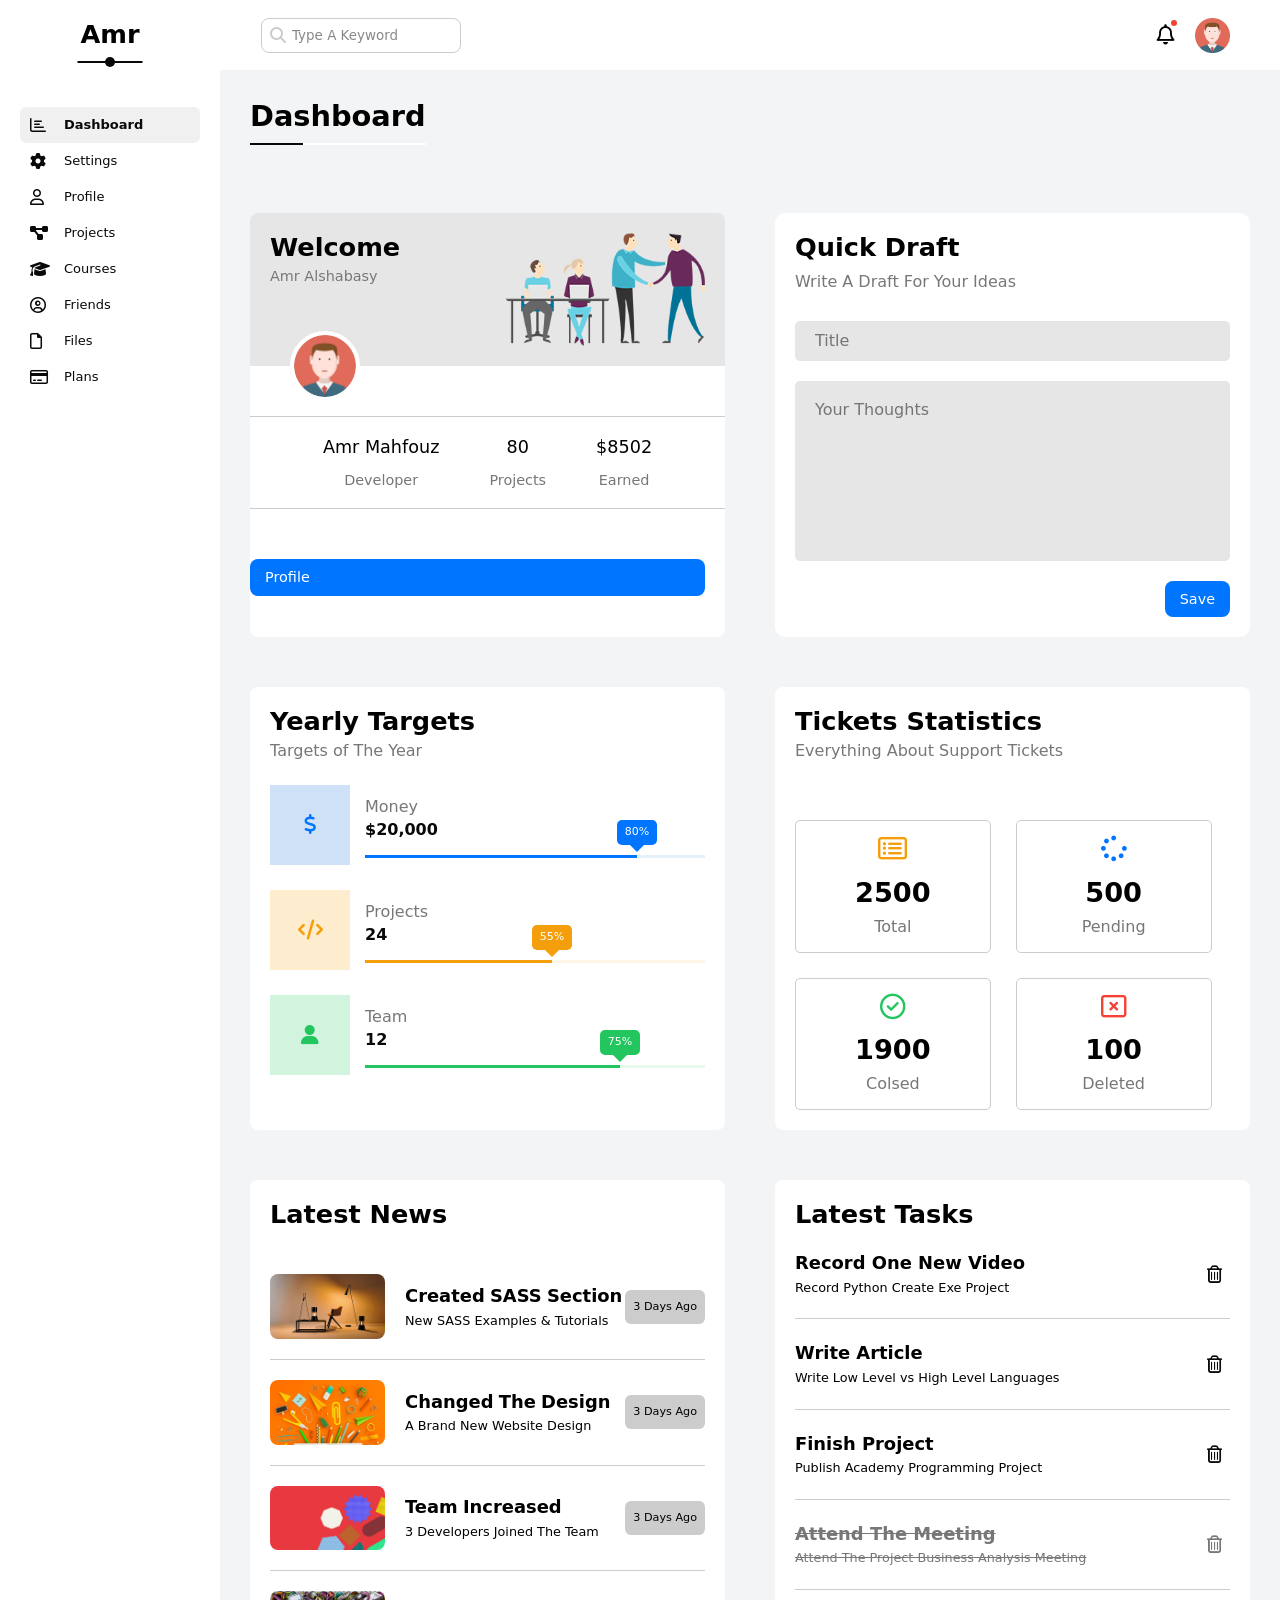
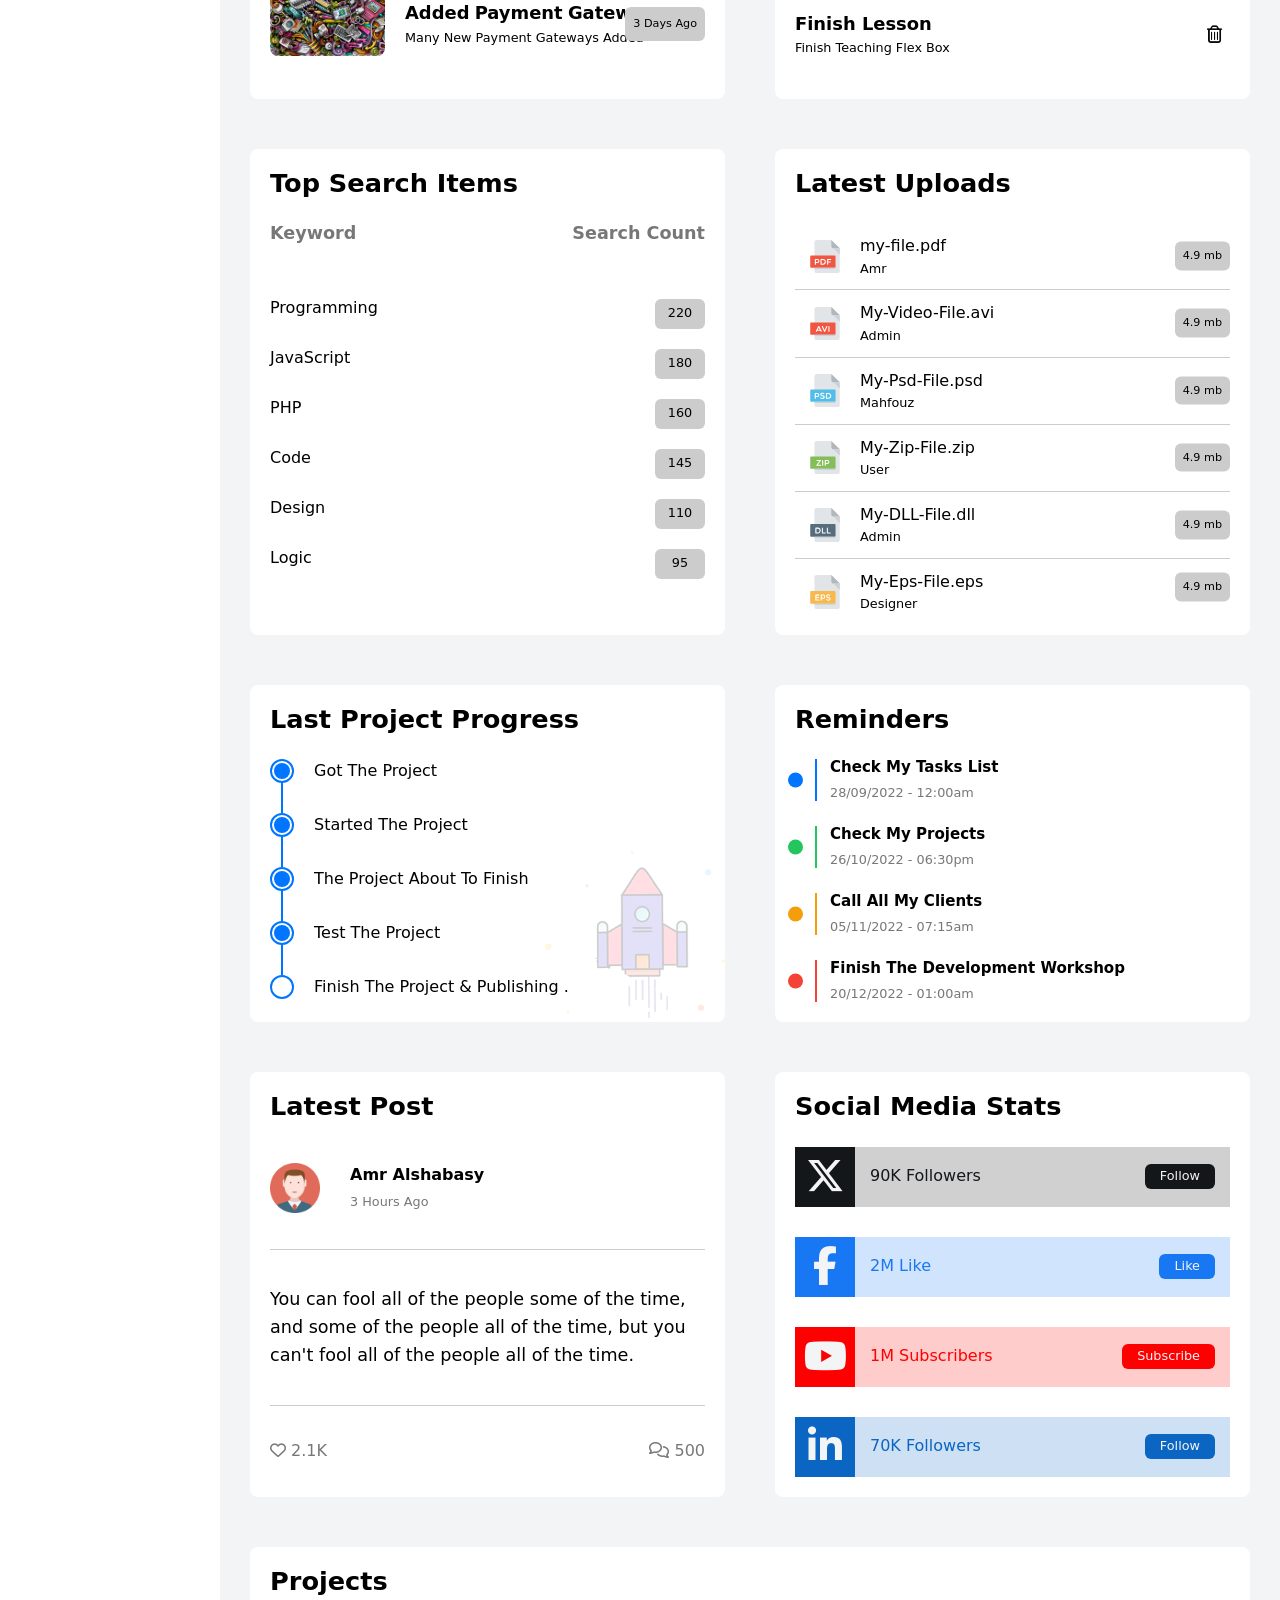
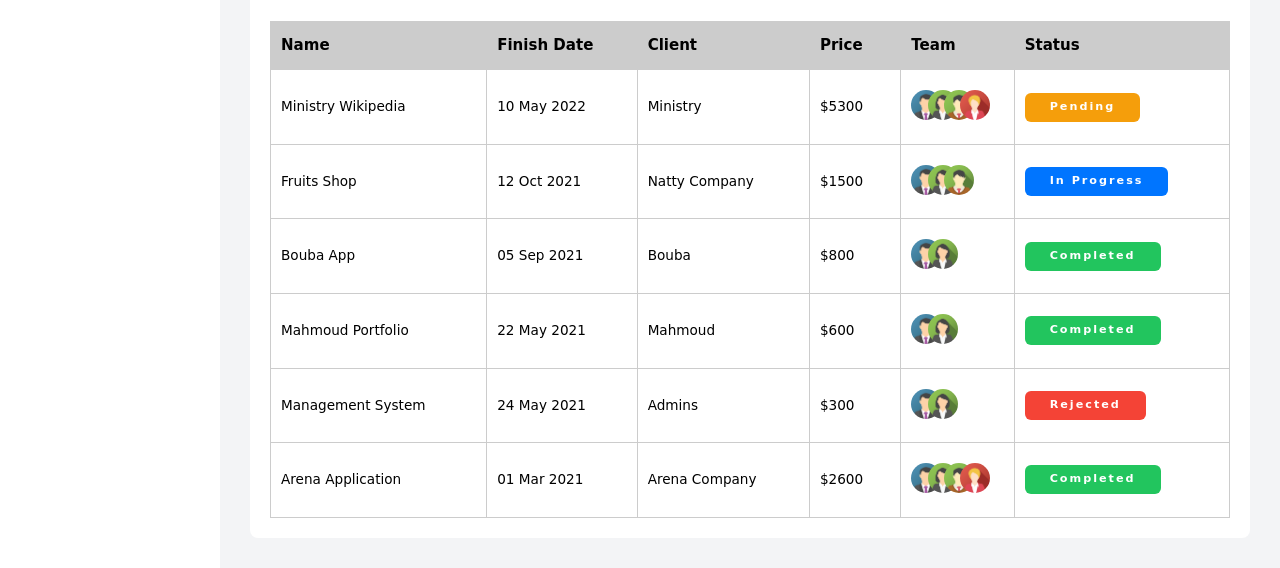
<file: index.html>
<!doctype html>
<html lang="en">
  <head>
    <meta charset="UTF-8" />
    <meta name="viewport" content="width=device-width, initial-scale=1.0" />
    <meta name="description" content="This is an application on HTML & CSS" />
    <title>Dashboard | T4</title>
    <!-- Font Awesome Liberary -->
    <link rel="stylesheet" href="./css/all.min.css" />
    <!-- Normalize Rendering -->
    <link rel="stylesheet" href="./css/modern-normalize.min.css" />
    <!-- Master Styles File -->
    <link rel="stylesheet" href="./css/styles.css" />
  </head>
  <body>
    <main class="parent">
      <!-- Start Header -->
      <header class="header">
        <form action="#">
          <i class="fa-solid fa-magnifying-glass"></i>
          <input type="search" placeholder="Type A Keyword " />
        </form>
        <div class="profile">
          <i class="fa-regular fa-bell"></i>
          <img
            src="./imgs/avatar.png"
            alt="Profile Image"
            loading="lazy"
            width="35"
            height="35"
          />
        </div>
      </header>

      <!-- Start Side Bar  -->
      <aside class="side-bar">
        <h1 class="special-headline">Amr</h1>
        <ul class="nav-bar">
          <li class="active">
            <a href="./index.html">
              <i class="fa-regular fa-chart-bar"></i>
              <span>Dashboard</span>
            </a>
          </li>
          <li>
            <a href="./settings.html">
              <i class="fa-solid fa-gear"></i>
              <span>Settings</span>
            </a>
          </li>
          <li>
            <a href="./profile.html">
              <i class="fa-regular fa-user"></i>
              <span>Profile</span>
            </a>
          </li>
          <li>
            <a href="./projects.html">
              <i class="fa-solid fa-diagram-project"></i>
              <span>Projects</span>
            </a>
          </li>
          <li>
            <a href="./courses.html">
              <i class="fa-solid fa-graduation-cap"></i>
              <span>Courses</span>
            </a>
          </li>
          <li>
            <a href="./friends.html">
              <i class="fa-regular fa-circle-user"></i>

              <span>Friends</span></a
            >
          </li>
          <li>
            <a href="./files.html">
              <i class="fa-regular fa-file"></i>
              <span>Files</span></a
            >
          </li>
          <li>
            <a href="./plans.html">
              <i class="fa-regular fa-credit-card"></i>
              <span>Plans</span></a
            >
          </li>
        </ul>
      </aside>

      <!-- Start Dashboard -->
      <section class="dashboard">
        <h1 class="special-heading">Dashboard</h1>
        <div class="dashboard-container">
          <div class="user-card">
            <div class="top">
              <div class="content">
                <h1>Welcome</h1>
                <p>Amr Alshabasy</p>
              </div>
              <img src="./imgs/welcome.png" alt="Welcome Image" width="200" />
            </div>
            <div class="bottom">
              <img
                src="./imgs/avatar.png"
                alt="Profile Image"
                width="70"
                height="70"
              />
              <div class="stats">
                <p>
                  Amr Mahfouz
                  <span>Developer</span>
                </p>
                <p>
                  80
                  <span>Projects</span>
                </p>
                <p>
                  $8502
                  <span>Earned</span>
                </p>
              </div>
              <div class="btn"><a href="#">Profile</a></div>
            </div>
          </div>

          <div class="draft">
            <h1>Quick Draft</h1>
            <p>Write A Draft For Your Ideas</p>
            <form action="#">
              <input type="text" placeholder="Title" />
              <textarea placeholder="Your Thoughts"></textarea>
              <input type="button" value="Save" />
            </form>
          </div>

          <div class="targets">
            <h1>Yearly Targets</h1>
            <p>Targets of The Year</p>
            <ul class="target-stats">
              <li>
                <i class="fa-solid fa-dollar-sign"></i>
                <span>
                  <p>Money</p>
                  <p>$20,000</p>
                  <p><span style="--width: 80%"></span></p>
                </span>
              </li>
              <li>
                <i class="fa-solid fa-code"></i>
                <span>
                  <p>Projects</p>
                  <p>24</p>
                  <p><span style="--width: 55%"></span></p>
                </span>
              </li>
              <li>
                <i class="fa-solid fa-user"></i>
                <span>
                  <p>Team</p>
                  <p>12</p>
                  <p><span style="--width: 75%"></span></p>
                </span>
              </li>
            </ul>
          </div>

          <div class="tickets">
            <h1>Tickets Statistics</h1>
            <p>Everything About Support Tickets</p>
            <ul class="tickets-container">
              <li>
                <i
                  class="fa-regular fa-rectangle-list fa-2x mb-10 c-orange"
                ></i>
                <span>2500</span>
                <span>Total</span>
              </li>
              <li>
                <i class="fa-solid fa-spinner fa-2x mb-10 c-blue"></i>
                <span>500</span>
                <span>Pending</span>
              </li>
              <li>
                <i class="fa-regular fa-circle-check fa-2x mb-10 c-green"></i>
                <span>1900</span>
                <span>Colsed</span>
              </li>
              <li>
                <i class="fa-regular fa-rectangle-xmark fa-2x mb-10 c-red"></i>
                <span>100</span>
                <span>Deleted</span>
              </li>
            </ul>
          </div>

          <div class="news">
            <h1>Latest News</h1>
            <ul class="news-container">
              <li>
                <img src="./imgs/news-01.png" alt="News Image" loading="lazy" />
                <div class="content">
                  <h2>Created SASS Section</h2>
                  <p>New SASS Examples & Tutorials</p>
                </div>
              </li>
              <li>
                <img src="./imgs/news-02.png" alt="News Image" loading="lazy" />
                <div class="content">
                  <h2>Changed The Design</h2>
                  <p>A Brand New Website Design</p>
                </div>
              </li>
              <li>
                <img src="./imgs/news-03.png" alt="News Image" loading="lazy" />
                <div class="content">
                  <h2>Team Increased</h2>
                  <p>3 Developers Joined The Team</p>
                </div>
              </li>
              <li>
                <img src="./imgs/news-04.png" alt="News Image" loading="lazy" />
                <div class="content">
                  <h2>Added Payment Gateway</h2>
                  <p>Many New Payment Gateways Added</p>
                </div>
              </li>
            </ul>
          </div>

          <div class="tasks">
            <h1>Latest Tasks</h1>
            <ul class="tasks-container">
              <li>
                <h2>Record One New Video</h2>
                <p>Record Python Create Exe Project</p>
              </li>
              <li>
                <h2>Write Article</h2>
                <p>Write Low Level vs High Level Languages</p>
              </li>
              <li>
                <h2>Finish Project</h2>
                <p>Publish Academy Programming Project</p>
              </li>
              <li>
                <h2>Attend The Meeting</h2>
                <p>Attend The Project Business Analysis Meeting</p>
              </li>
              <li>
                <h2>Finish Lesson</h2>
                <p>Finish Teaching Flex Box</p>
              </li>
            </ul>
          </div>

          <div class="search-items">
            <h1>Top Search Items</h1>
            <div class="search-items-cont">
              <ul class="keywords">
                <h1>Keyword</h1>
                <li>Programming</li>
                <li>JavaScript</li>
                <li>PHP</li>
                <li>Code</li>
                <li>Design</li>
                <li>Logic</li>
              </ul>
              <ul class="search-count">
                <h1>Search Count</h1>
                <li>220</li>
                <li>180</li>
                <li>160</li>
                <li>145</li>
                <li>110</li>
                <li>95</li>
              </ul>
            </div>
          </div>

          <div class="uploads">
            <h1>Latest Uploads</h1>
            <ul class="uploads-container">
              <li>
                <img src="./imgs/pdf.svg" alt="File Image" loading="lazy" />
                <div class="content">
                  <h2>my-file.pdf</h2>
                  <p>Amr</p>
                </div>
              </li>
              <li>
                <img src="./imgs/avi.svg" alt="File Image" loading="lazy" />
                <div class="content">
                  <h2>My-Video-File.avi</h2>
                  <p>Admin</p>
                </div>
              </li>
              <li>
                <img src="./imgs/psd.svg" alt="File Image" loading="lazy" />
                <div class="content">
                  <h2>My-Psd-File.psd</h2>
                  <p>Mahfouz</p>
                </div>
              </li>
              <li>
                <img src="./imgs/zip.svg" alt="File Image" loading="lazy" />
                <div class="content">
                  <h2>My-Zip-File.zip</h2>
                  <p>User</p>
                </div>
              </li>
              <li>
                <img src="./imgs/dll.svg" alt="File Image" loading="lazy" />
                <div class="content">
                  <h2>My-DLL-File.dll</h2>
                  <p>Admin</p>
                </div>
              </li>
              <li>
                <img src="./imgs/eps.svg" alt="File Image" loading="lazy" />
                <div class="content">
                  <h2>My-Eps-File.eps</h2>
                  <p>Designer</p>
                </div>
              </li>
            </ul>
          </div>

          <div class="project-progress">
            <h1>Last Project Progress</h1>
            <ul class="progress-flow">
              <li>
                <span class="progress-status"><span></span></span>
                Got The Project
              </li>
              <li>
                <span class="progress-status"><span></span></span>
                Started The Project
              </li>
              <li>
                <span class="progress-status"><span></span></span>
                The Project About To Finish
              </li>
              <li>
                <span class="progress-status"><span></span></span>
                Test The Project
              </li>
              <li>
                <span class="progress-status"><span></span></span>
                Finish The Project & Publishing .
              </li>
            </ul>
            <img src="./imgs/project.png" alt="Project Image" />
          </div>

          <div class="reminders">
            <h1>Reminders</h1>
            <ul class="to-do-list">
              <li class="task">
                <p class="content">Check My Tasks List</p>
                <p class="duration">
                  <span class="date">28/09/2022</span>
                  -
                  <span class="time">12:00am</span>
                </p>
              </li>
              <li class="task">
                <p class="content">Check My Projects</p>
                <p class="duration">
                  <span class="date">26/10/2022</span>
                  -
                  <span class="time">06:30pm</span>
                </p>
              </li>
              <li class="task">
                <p class="content">Call All My Clients</p>
                <p class="duration">
                  <span class="date">05/11/2022</span>
                  -
                  <span class="time">07:15am</span>
                </p>
              </li>
              <li class="task">
                <p class="content">Finish The Development Workshop</p>
                <p class="duration">
                  <span class="date">20/12/2022 </span>
                  -
                  <span class="time">01:00am</span>
                </p>
              </li>
            </ul>
          </div>

          <div class="latest-post">
            <h1>Latest Post</h1>
            <div class="post">
              <div class="author">
                <img
                  src="./imgs/avatar.png"
                  alt="Profile Image"
                  loading="lazy"
                />
                <div class="about">
                  <p class="name">Amr Alshabasy</p>
                  <p class="time">3 Hours Ago</p>
                </div>
              </div>
              <div class="content">
                You can fool all of the people some of the time, and some of the
                people all of the time, but you can't fool all of the people all
                of the time.
              </div>
              <div class="status">
                <div class="like">
                  <i class="fa-regular fa-heart heart"></i>
                  <span class="count">2.1K</span>
                </div>
                <div class="comments">
                  <i class="fa-regular fa-comments comment"></i>
                  <span class="count">500</span>
                </div>
              </div>
            </div>
          </div>

          <div class="social-media-stats">
            <h1>Social Media Stats</h1>
            <ul class="social-media">
              <li>
                <i class="fa-brands fa-x-twitter x-twitter"></i>
                <div class="details">
                  <span class="count">90K Followers</span>
                  <div class="btn">Follow</div>
                </div>
              </li>
              <li>
                <i class="fa-brands fa-facebook-f facebook"></i>
                <div class="details">
                  <span class="count">2M Like</span>
                  <div class="btn">Like</div>
                </div>
              </li>
              <li>
                <i class="fa-brands fa-youtube youtube"></i>
                <div class="details">
                  <span class="count">1M Subscribers</span>
                  <div class="btn">Subscribe</div>
                </div>
              </li>
              <li>
                <i class="fa-brands fa-linkedin-in linkedin"></i>
                <div class="details">
                  <span class="count">70K Followers</span>
                  <div class="btn">Follow</div>
                </div>
              </li>
            </ul>
          </div>

          <div class="projects">
            <h1>Projects</h1>
            <div class="table-wrapper">
              <table class="projects-details">
                <thead>
                  <tr>
                    <th>Name</th>
                    <th>Finish Date</th>
                    <th>Client</th>
                    <th>Price</th>
                    <th>Team</th>
                    <th>Status</th>
                  </tr>
                </thead>
                <tbody>
                  <tr>
                    <td>Ministry Wikipedia</td>
                    <td>10 May 2022</td>
                    <td>Ministry</td>
                    <td>$5300</td>
                    <td>
                      <img src="./imgs/team-01.png" alt="Team Member Image" />
                      <img src="./imgs/team-02.png" alt="Team Member Image" />
                      <img src="./imgs/team-03.png" alt="Team Member Image" />
                      <img src="./imgs/team-04.png" alt="Team Member Image" />
                    </td>
                    <td>
                      <div class="btn pending">Pending</div>
                    </td>
                  </tr>
                  <tr>
                    <td>Fruits Shop</td>
                    <td>12 Oct 2021</td>
                    <td>Natty Company</td>
                    <td>$1500</td>
                    <td>
                      <img src="./imgs/team-01.png" alt="Team Member Image" />
                      <img src="./imgs/team-02.png" alt="Team Member Image" />
                      <img src="./imgs/team-03.png" alt="Team Member Image" />
                    </td>
                    <td>
                      <div class="btn inprogress">In Progress</div>
                    </td>
                  </tr>
                  <tr>
                    <td>Bouba App</td>
                    <td>05 Sep 2021</td>
                    <td>Bouba</td>
                    <td>$800</td>
                    <td>
                      <img src="./imgs/team-01.png" alt="Team Member Image" />
                      <img src="./imgs/team-02.png" alt="Team Member Image" />
                    </td>
                    <td>
                      <div class="btn completed">Completed</div>
                    </td>
                  </tr>
                  <tr>
                    <td>Mahmoud Portfolio</td>
                    <td>22 May 2021</td>
                    <td>Mahmoud</td>
                    <td>$600</td>
                    <td>
                      <img src="./imgs/team-01.png" alt="Team Member Image" />
                      <img src="./imgs/team-02.png" alt="Team Member Image" />
                    </td>
                    <td>
                      <div class="btn completed">Completed</div>
                    </td>
                  </tr>
                  <tr>
                    <td>Management System</td>
                    <td>24 May 2021</td>
                    <td>Admins</td>
                    <td>$300</td>
                    <td>
                      <img src="./imgs/team-01.png" alt="Team Member Image" />
                      <img src="./imgs/team-02.png" alt="Team Member Image" />
                    </td>
                    <td>
                      <div class="btn rejected">Rejected</div>
                    </td>
                  </tr>
                  <tr>
                    <td>Arena Application</td>
                    <td>01 Mar 2021</td>
                    <td>Arena Company</td>
                    <td>$2600</td>
                    <td>
                      <img src="./imgs/team-01.png" alt="Team Member Image" />
                      <img src="./imgs/team-02.png" alt="Team Member Image" />
                      <img src="./imgs/team-03.png" alt="Team Member Image" />
                      <img src="./imgs/team-04.png" alt="Team Member Image" />
                    </td>
                    <td>
                      <div class="btn completed">Completed</div>
                    </td>
                  </tr>
                </tbody>
              </table>
            </div>
          </div>
        </div>
      </section>
    </main>
  </body>
</html>
</file>
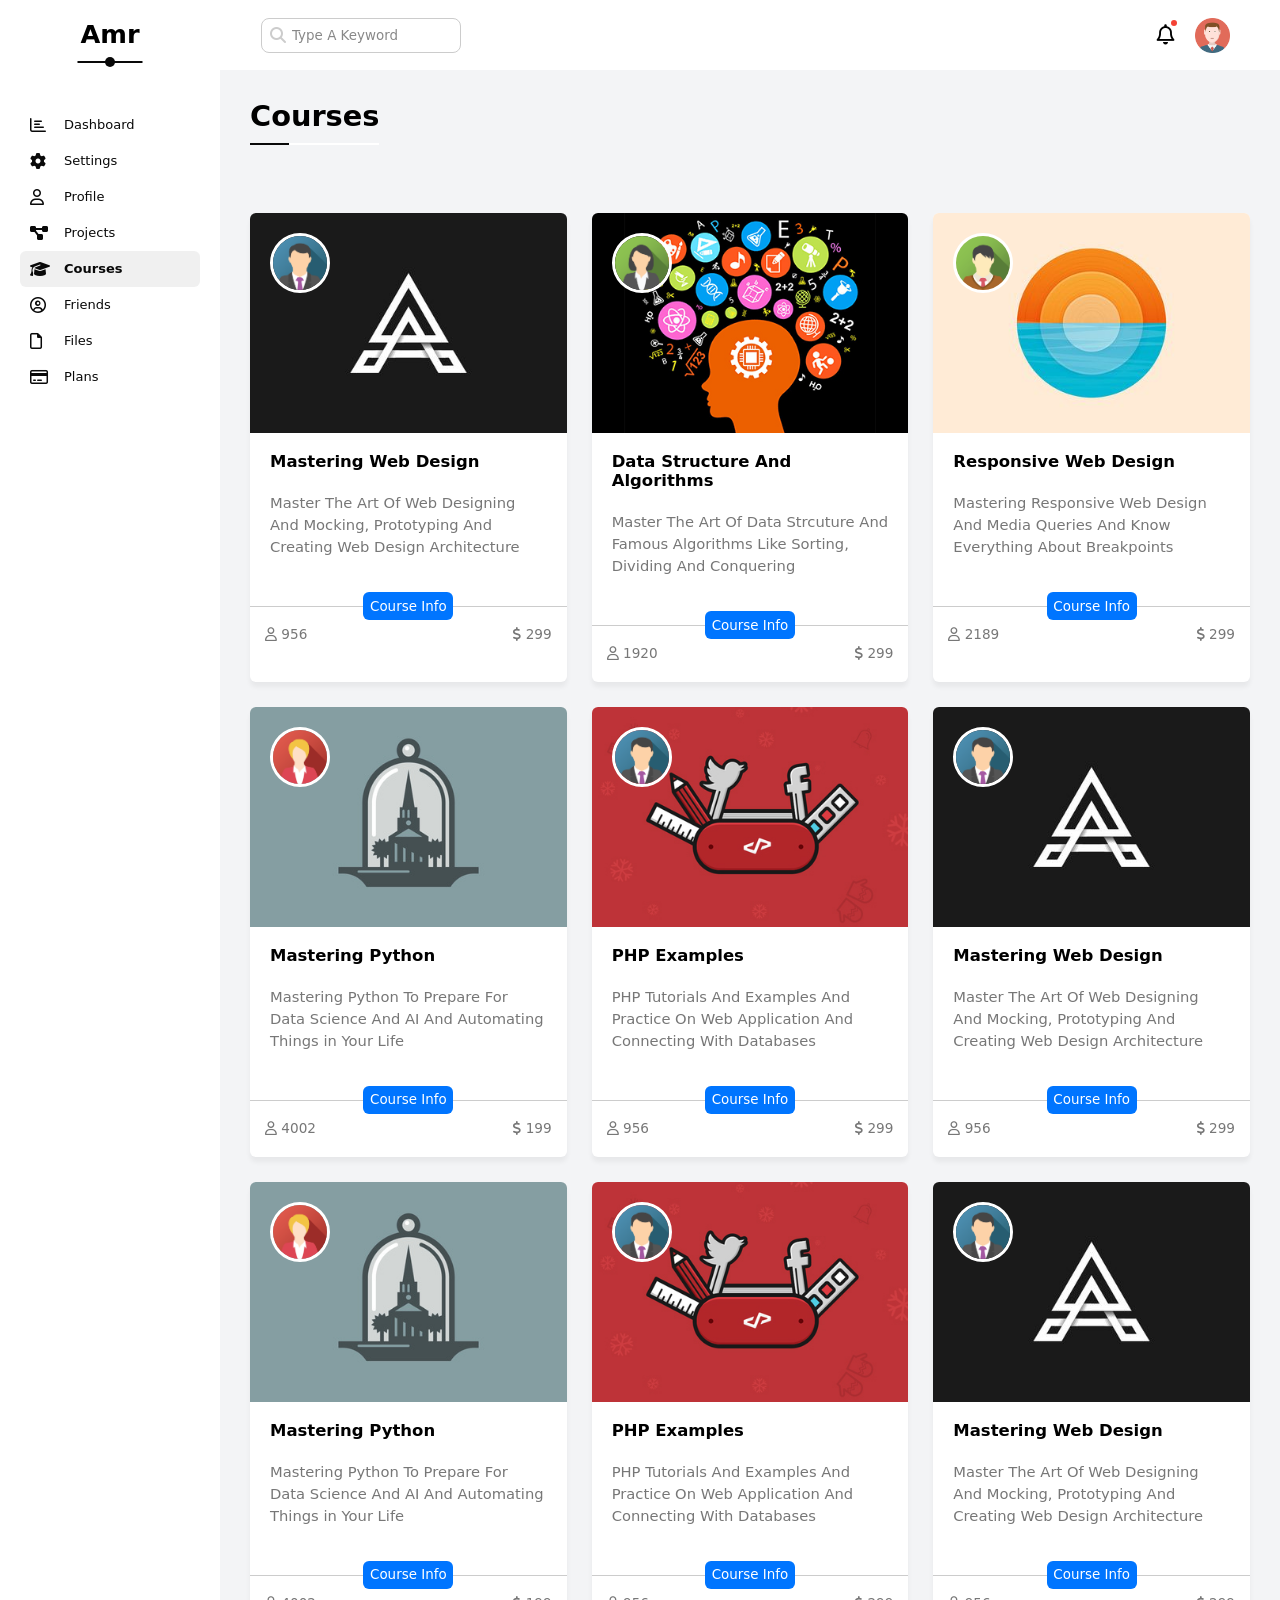
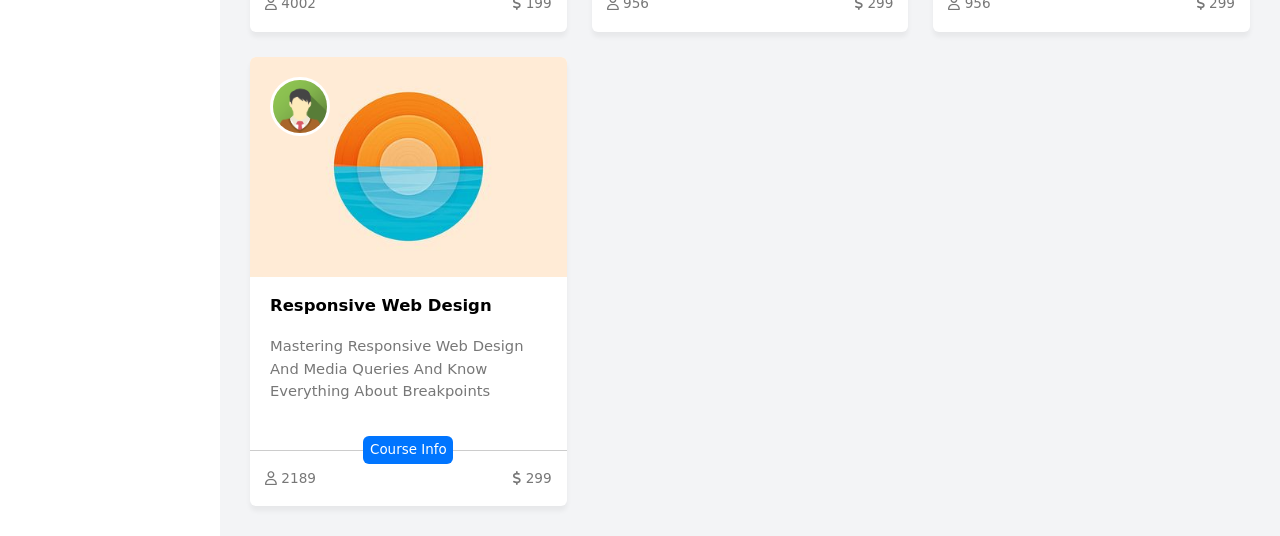
<file: courses.html>
<!doctype html>
<html lang="en">

<head>
    <meta charset="UTF-8" />
    <meta name="viewport" content="width=device-width, initial-scale=1.0" />
    <meta name="description" content="This is an application on HTML & CSS" />
    <title>Dashboard | T4</title>
    <!-- Font Awesome Liberary -->
    <link rel="stylesheet" href="./css/all.min.css" />
    <!-- Normalize Rendering -->
    <link rel="stylesheet" href="./css/modern-normalize.min.css" />
    <!-- Master Styles File -->
    <link rel="stylesheet" href="./css/styles.css" />
</head>

<body>
    <main class="parent">
        <!-- Start Header -->
        <header class="header">
            <form action="#">
                <i class="fa-solid fa-magnifying-glass"></i>
                <input type="search" placeholder="Type A Keyword " />
            </form>
            <div class="profile">
                <i class="fa-regular fa-bell"></i>
                <img src="./imgs/avatar.png" alt="Profile Image" loading="lazy" width="35" height="35" />
            </div>
        </header>

        <!-- Start Side Bar  -->
        <aside class="side-bar">
            <h1 class="special-headline">Amr</h1>
            <ul class="nav-bar">
                <li>
                    <a href="./index.html">
                        <i class="fa-regular fa-chart-bar"></i>
                        <span>Dashboard</span>
                    </a>
                </li>
                <li>
                    <a href="./settings.html">
                        <i class="fa-solid fa-gear"></i>
                        <span>Settings</span>
                    </a>
                </li>
                <li>
                    <a href="./profile.html">
                        <i class="fa-regular fa-user"></i>
                        <span>Profile</span>
                    </a>
                </li>
                <li>
                    <a href="./projects.html">
                        <i class="fa-solid fa-diagram-project"></i>
                        <span>Projects</span>
                    </a>
                </li>
                <li class="active">
                    <a href="./courses.html">
                        <i class="fa-solid fa-graduation-cap"></i>
                        <span>Courses</span>
                    </a>
                </li>
                <li>
                    <a href="./friends.html">
                        <i class="fa-regular fa-circle-user"></i>

                        <span>Friends</span></a>
                </li>
                <li>
                    <a href="./files.html">
                        <i class="fa-regular fa-file"></i>
                        <span>Files</span></a>
                </li>
                <li>
                    <a href="./plans.html">
                        <i class="fa-regular fa-credit-card"></i>
                        <span>Plans</span></a>
                </li>
            </ul>
        </aside>

        <!-- Start Courses -->
         <section class="courses">
            <h1 class="special-heading">Courses</h1>
            <div class="courses-container">
                <div class="course card">
                    <div class="image-preview">
                        <img src="./imgs/team-01.png" alt="Instructor Image" class="instructor" loading="lazy" />
                        <img src="./imgs/course-01.jpg" alt="Course Image" class="course-image" loading="lazy" />
                    </div>
                    <div class="course-info">
                        <h1>Mastering Web Design</h1>
                        <p>Master The Art Of Web Designing And Mocking, Prototyping And Creating Web Design Architecture</p>
                        <div class="btn">Course Info</div>
                    </div>
                    <div class="course-stats">
                        <div class="subscribers">
                            <i class="fa-regular fa-user"></i>
                            <span>956</span>
                        </div>
                        <div class="price">
                            <i class="fa-solid fa-dollar-sign"></i>
                            <span>299</span>
                        </div>
                    </div>
                </div>
                <div class="course card">
                    <div class="image-preview">
                        <img src="./imgs/team-02.png" alt="Instructor Image" class="instructor" loading="lazy" />
                        <img src="./imgs/course-02.jpg" alt="Course Image" class="course-image" loading="lazy" />
                    </div>
                    <div class="course-info">
                        <h1>Data Structure And Algorithms</h1>
                        <p>Master The Art Of Data Strcuture And Famous Algorithms Like Sorting, Dividing And Conquering</p>
                        <div class="btn">Course Info</div>
                    </div>
                    <div class="course-stats">
                        <div class="subscribers">
                            <i class="fa-regular fa-user"></i>
                            <span>1920</span>
                        </div>
                        <div class="price">
                            <i class="fa-solid fa-dollar-sign"></i>
                            <span>299</span>
                        </div>
                    </div>
                </div>
                <div class="course card">
                    <div class="image-preview">
                        <img src="./imgs/team-03.png" alt="Instructor Image" class="instructor" loading="lazy" />
                        <img src="./imgs/course-03.jpg" alt="Course Image" class="course-image" loading="lazy" />
                    </div>
                    <div class="course-info">
                        <h1>Responsive Web Design</h1>
                        <p>Mastering Responsive Web Design And Media Queries And Know Everything About Breakpoints</p>
                        <div class="btn">Course Info</div>
                    </div>
                    <div class="course-stats">
                        <div class="subscribers">
                            <i class="fa-regular fa-user"></i>
                            <span>2189</span>
                        </div>
                        <div class="price">
                            <i class="fa-solid fa-dollar-sign"></i>
                            <span>299</span>
                        </div>
                    </div>
                </div>
                <div class="course card">
                    <div class="image-preview">
                        <img src="./imgs/team-04.png" alt="Instructor Image" class="instructor" loading="lazy" />
                        <img src="./imgs/course-04.jpg" alt="Course Image" class="course-image" loading="lazy" />
                    </div>
                    <div class="course-info">
                        <h1>Mastering Python</h1>
                        <p>Mastering Python To Prepare For Data Science And AI And Automating Things in Your Life</p>
                        <div class="btn">Course Info</div>
                    </div>
                    <div class="course-stats">
                        <div class="subscribers">
                            <i class="fa-regular fa-user"></i>
                            <span>4002</span>
                        </div>
                        <div class="price">
                            <i class="fa-solid fa-dollar-sign"></i>
                            <span>199</span>
                        </div>
                    </div>
                </div>
                <div class="course card">
                    <div class="image-preview">
                        <img src="./imgs/team-01.png" alt="Instructor Image" class="instructor" loading="lazy" />
                        <img src="./imgs/course-05.jpg" alt="Course Image" class="course-image" loading="lazy" />
                    </div>
                    <div class="course-info">
                        <h1>PHP Examples</h1>
                        <p>PHP Tutorials And Examples And Practice On Web Application And Connecting With Databases</p>
                        <div class="btn">Course Info</div>
                    </div>
                    <div class="course-stats">
                        <div class="subscribers">
                            <i class="fa-regular fa-user"></i>
                            <span>956</span>
                        </div>
                        <div class="price">
                            <i class="fa-solid fa-dollar-sign"></i>
                            <span>299</span>
                        </div>
                    </div>
                </div>
                <div class="course card">
                    <div class="image-preview">
                        <img src="./imgs/team-01.png" alt="Instructor Image" class="instructor" loading="lazy" />
                        <img src="./imgs/course-01.jpg" alt="Course Image" class="course-image" loading="lazy" />
                    </div>
                    <div class="course-info">
                        <h1>Mastering Web Design</h1>
                        <p>Master The Art Of Web Designing And Mocking, Prototyping And Creating Web Design Architecture</p>
                        <div class="btn">Course Info</div>
                    </div>
                    <div class="course-stats">
                        <div class="subscribers">
                            <i class="fa-regular fa-user"></i>
                            <span>956</span>
                        </div>
                        <div class="price">
                            <i class="fa-solid fa-dollar-sign"></i>
                            <span>299</span>
                        </div>
                    </div>
                </div>
                <div class="course card">
                    <div class="image-preview">
                        <img src="./imgs/team-04.png" alt="Instructor Image" class="instructor" loading="lazy" />
                        <img src="./imgs/course-04.jpg" alt="Course Image" class="course-image" loading="lazy" />
                    </div>
                    <div class="course-info">
                        <h1>Mastering Python</h1>
                        <p>Mastering Python To Prepare For Data Science And AI And Automating Things in Your Life</p>
                        <div class="btn">Course Info</div>
                    </div>
                    <div class="course-stats">
                        <div class="subscribers">
                            <i class="fa-regular fa-user"></i>
                            <span>4002</span>
                        </div>
                        <div class="price">
                            <i class="fa-solid fa-dollar-sign"></i>
                            <span>199</span>
                        </div>
                    </div>
                </div>
                <div class="course card">
                    <div class="image-preview">
                        <img src="./imgs/team-01.png" alt="Instructor Image" class="instructor" loading="lazy" />
                        <img src="./imgs/course-05.jpg" alt="Course Image" class="course-image" loading="lazy" />
                    </div>
                    <div class="course-info">
                        <h1>PHP Examples</h1>
                        <p>PHP Tutorials And Examples And Practice On Web Application And Connecting With Databases</p>
                        <div class="btn">Course Info</div>
                    </div>
                    <div class="course-stats">
                        <div class="subscribers">
                            <i class="fa-regular fa-user"></i>
                            <span>956</span>
                        </div>
                        <div class="price">
                            <i class="fa-solid fa-dollar-sign"></i>
                            <span>299</span>
                        </div>
                    </div>
                </div>
                <div class="course card">
                    <div class="image-preview">
                        <img src="./imgs/team-01.png" alt="Instructor Image" class="instructor" loading="lazy" />
                        <img src="./imgs/course-01.jpg" alt="Course Image" class="course-image" loading="lazy" />
                    </div>
                    <div class="course-info">
                        <h1>Mastering Web Design</h1>
                        <p>Master The Art Of Web Designing And Mocking, Prototyping And Creating Web Design Architecture</p>
                        <div class="btn">Course Info</div>
                    </div>
                    <div class="course-stats">
                        <div class="subscribers">
                            <i class="fa-regular fa-user"></i>
                            <span>956</span>
                        </div>
                        <div class="price">
                            <i class="fa-solid fa-dollar-sign"></i>
                            <span>299</span>
                        </div>
                    </div>
                </div>
                <div class="course card">
                    <div class="image-preview">
                        <img src="./imgs/team-03.png" alt="Instructor Image" class="instructor" loading="lazy" />
                        <img src="./imgs/course-03.jpg" alt="Course Image" class="course-image" loading="lazy" />
                    </div>
                    <div class="course-info">
                        <h1>Responsive Web Design</h1>
                        <p>Mastering Responsive Web Design And Media Queries And Know Everything About Breakpoints</p>
                        <div class="btn">Course Info</div>
                    </div>
                    <div class="course-stats">
                        <div class="subscribers">
                            <i class="fa-regular fa-user"></i>
                            <span>2189</span>
                        </div>
                        <div class="price">
                            <i class="fa-solid fa-dollar-sign"></i>
                            <span>299</span>
                        </div>
                    </div>
                </div>
            </div>
         </section>
    </main>
</body>

</html>
</file>
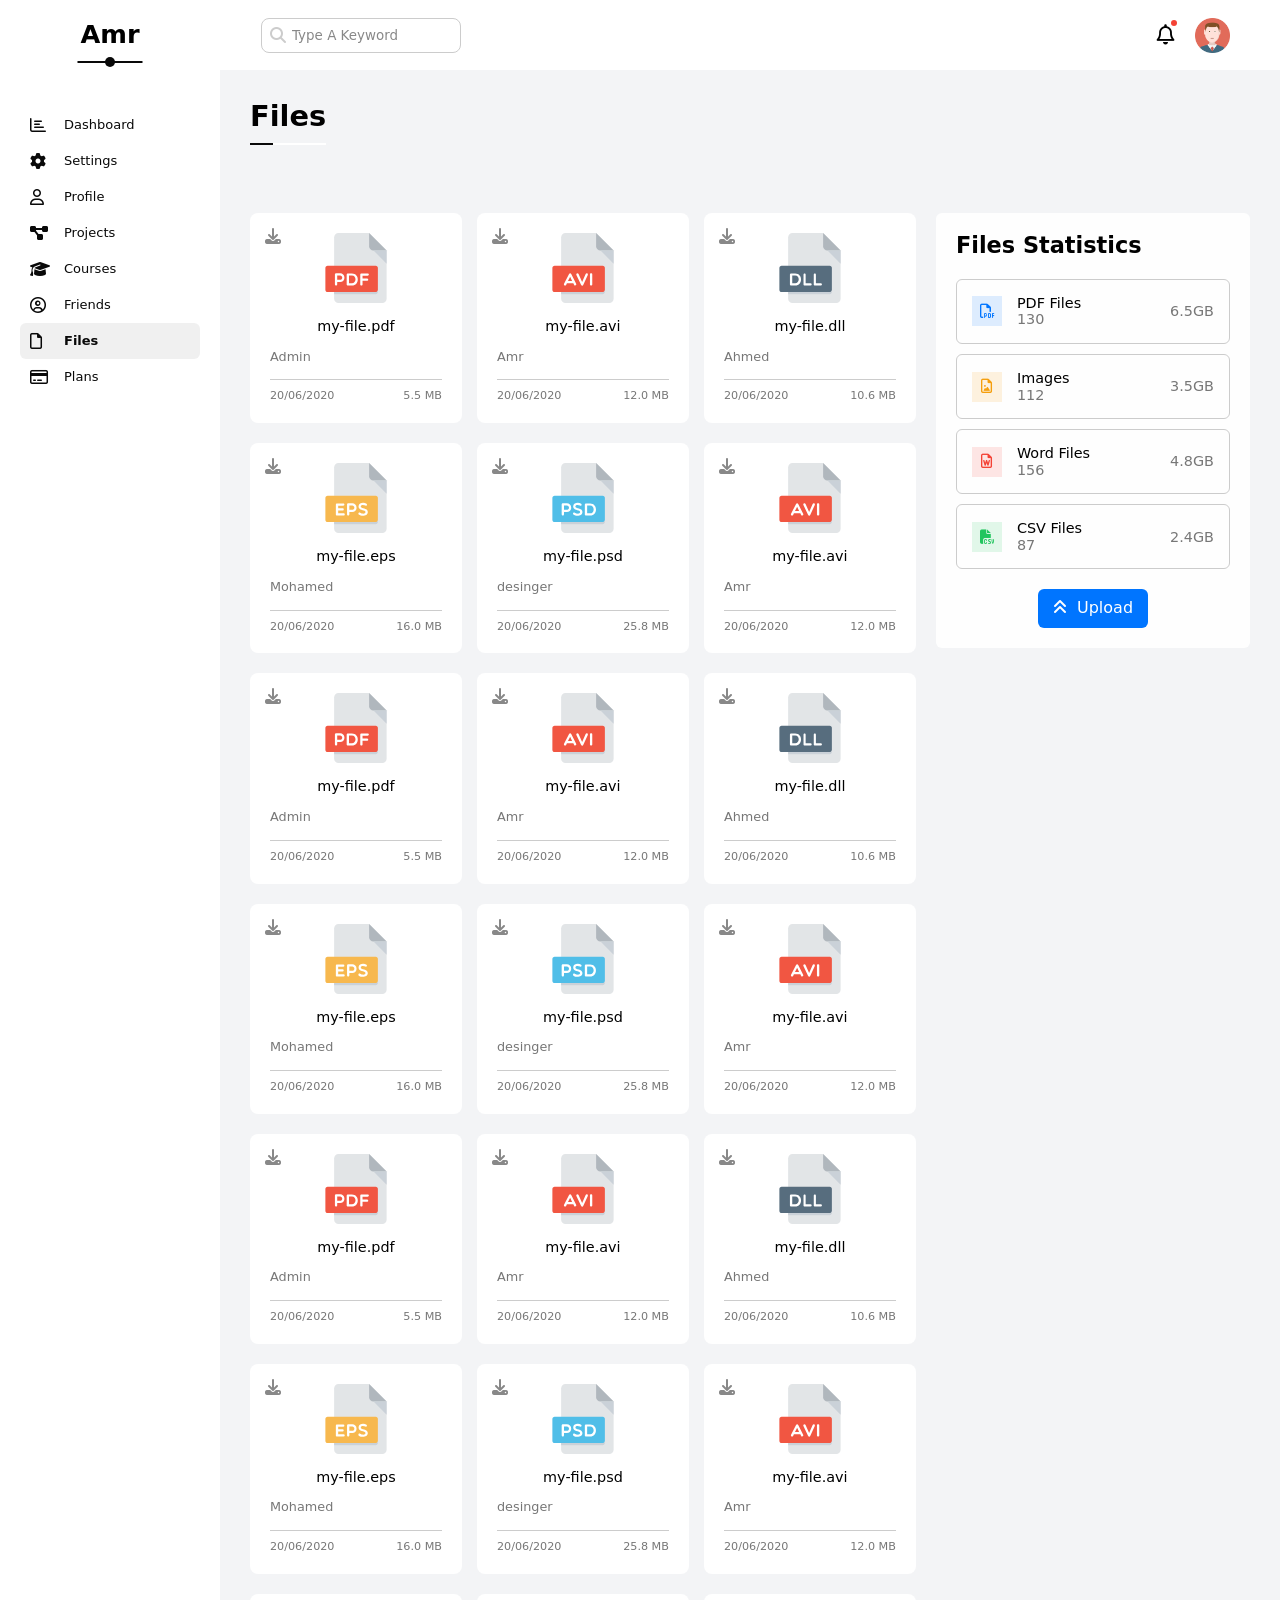
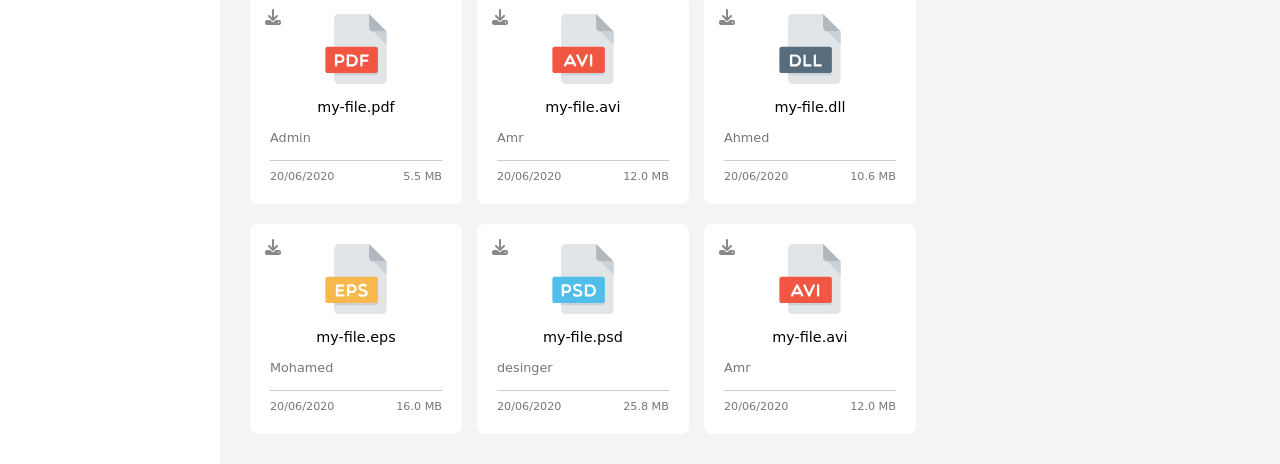
<file: files.html>
<!doctype html>
<html lang="en">
  <head>
    <meta charset="UTF-8" />
    <meta name="viewport" content="width=device-width, initial-scale=1.0" />
    <meta name="description" content="This is an application on HTML & CSS" />
    <title>Dashboard | T4</title>
    <!-- Font Awesome Liberary -->
    <link rel="stylesheet" href="./css/all.min.css" />
    <!-- Normalize Rendering -->
    <link rel="stylesheet" href="./css/modern-normalize.min.css" />
    <!-- Master Styles File -->
    <link rel="stylesheet" href="./css/styles.css" />
  </head>
  <body>
    <main class="parent">
      <!-- Start Header -->
      <header class="header">
        <form action="#">
          <i class="fa-solid fa-magnifying-glass"></i>
          <input type="search" placeholder="Type A Keyword " />
        </form>
        <div class="profile">
          <i class="fa-regular fa-bell"></i>
          <img
            src="./imgs/avatar.png"
            alt="Profile Image"
            loading="lazy"
            width="35"
            height="35"
          />
        </div>
      </header>

      <!-- Start Side Bar  -->
      <aside class="side-bar">
        <h1 class="special-headline">Amr</h1>
        <ul class="nav-bar">
          <li>
            <a href="./index.html">
              <i class="fa-regular fa-chart-bar"></i>
              <span>Dashboard</span>
            </a>
          </li>
          <li>
            <a href="./settings.html">
              <i class="fa-solid fa-gear"></i>
              <span>Settings</span>
            </a>
          </li>
          <li>
            <a href="./profile.html">
              <i class="fa-regular fa-user"></i>
              <span>Profile</span>
            </a>
          </li>
          <li>
            <a href="./projects.html">
              <i class="fa-solid fa-diagram-project"></i>
              <span>Projects</span>
            </a>
          </li>
          <li>
            <a href="./courses.html">
              <i class="fa-solid fa-graduation-cap"></i>
              <span>Courses</span>
            </a>
          </li>
          <li>
            <a href="./friends.html">
              <i class="fa-regular fa-circle-user"></i>
              <span>Friends</span></a
            >
          </li>
          <li class="active">
            <a href="./files.html">
              <i class="fa-regular fa-file"></i>
              <span>Files</span></a
            >
          </li>
          <li>
            <a href="./plans.html">
              <i class="fa-regular fa-credit-card"></i>
              <span>Plans</span></a
            >
          </li>
        </ul>
      </aside>

      <!-- Start Files -->
      <section class="files">
        <h1 class="special-heading">Files</h1>
        <div class="files-container">
          <div class="file card">
            <i class="fa-solid fa-download download-btn"></i>
            <img src="./imgs/pdf.svg" alt="File Ex Icon" loading="lazy" />
            <p class="file-name">my-file.pdf</p>
            <p class="file-publisher">Admin</p>
            <div class="file-info">
              <p>20/06/2020</p>
              <p class="size">5.5 MB</p>
            </div>
          </div>
          <div class="file card">
            <i class="fa-solid fa-download download-btn"></i>
            <img src="./imgs/avi.svg" alt="File Ex Icon" loading="lazy" />
            <p class="file-name">my-file.avi</p>
            <p class="file-publisher">Amr</p>
            <div class="file-info">
              <p>20/06/2020</p>
              <p class="size">12.0 MB</p>
            </div>
          </div>
          <div class="file card">
            <i class="fa-solid fa-download download-btn"></i>
            <img src="./imgs/dll.svg" alt="File Ex Icon" loading="lazy" />
            <p class="file-name">my-file.dll</p>
            <p class="file-publisher">Ahmed</p>
            <div class="file-info">
              <p>20/06/2020</p>
              <p class="size">10.6 MB</p>
            </div>
          </div>
          <div class="file card">
            <i class="fa-solid fa-download download-btn"></i>
            <img src="./imgs/eps.svg" alt="File Ex Icon" loading="lazy" />
            <p class="file-name">my-file.eps</p>
            <p class="file-publisher">Mohamed</p>
            <div class="file-info">
              <p>20/06/2020</p>
              <p class="size">16.0 MB</p>
            </div>
          </div>
          <div class="file card">
            <i class="fa-solid fa-download download-btn"></i>
            <img src="./imgs/psd.svg" alt="File Ex Icon" loading="lazy" />
            <p class="file-name">my-file.psd</p>
            <p class="file-publisher">desinger</p>
            <div class="file-info">
              <p>20/06/2020</p>
              <p class="size">25.8 MB</p>
            </div>
          </div>
          <div class="file card">
            <i class="fa-solid fa-download download-btn"></i>
            <img src="./imgs/avi.svg" alt="File Ex Icon" loading="lazy" />
            <p class="file-name">my-file.avi</p>
            <p class="file-publisher">Amr</p>
            <div class="file-info">
              <p>20/06/2020</p>
              <p class="size">12.0 MB</p>
            </div>
          </div>
          <div class="file card">
            <i class="fa-solid fa-download download-btn"></i>
            <img src="./imgs/pdf.svg" alt="File Ex Icon" loading="lazy" />
            <p class="file-name">my-file.pdf</p>
            <p class="file-publisher">Admin</p>
            <div class="file-info">
              <p>20/06/2020</p>
              <p class="size">5.5 MB</p>
            </div>
          </div>
          <div class="file card">
            <i class="fa-solid fa-download download-btn"></i>
            <img src="./imgs/avi.svg" alt="File Ex Icon" loading="lazy" />
            <p class="file-name">my-file.avi</p>
            <p class="file-publisher">Amr</p>
            <div class="file-info">
              <p>20/06/2020</p>
              <p class="size">12.0 MB</p>
            </div>
          </div>
          <div class="file card">
            <i class="fa-solid fa-download download-btn"></i>
            <img src="./imgs/dll.svg" alt="File Ex Icon" loading="lazy" />
            <p class="file-name">my-file.dll</p>
            <p class="file-publisher">Ahmed</p>
            <div class="file-info">
              <p>20/06/2020</p>
              <p class="size">10.6 MB</p>
            </div>
          </div>
          <div class="file card">
            <i class="fa-solid fa-download download-btn"></i>
            <img src="./imgs/eps.svg" alt="File Ex Icon" loading="lazy" />
            <p class="file-name">my-file.eps</p>
            <p class="file-publisher">Mohamed</p>
            <div class="file-info">
              <p>20/06/2020</p>
              <p class="size">16.0 MB</p>
            </div>
          </div>
          <div class="file card">
            <i class="fa-solid fa-download download-btn"></i>
            <img src="./imgs/psd.svg" alt="File Ex Icon" loading="lazy" />
            <p class="file-name">my-file.psd</p>
            <p class="file-publisher">desinger</p>
            <div class="file-info">
              <p>20/06/2020</p>
              <p class="size">25.8 MB</p>
            </div>
          </div>
          <div class="file card">
            <i class="fa-solid fa-download download-btn"></i>
            <img src="./imgs/avi.svg" alt="File Ex Icon" loading="lazy" />
            <p class="file-name">my-file.avi</p>
            <p class="file-publisher">Amr</p>
            <div class="file-info">
              <p>20/06/2020</p>
              <p class="size">12.0 MB</p>
            </div>
          </div>
          <div class="file card">
            <i class="fa-solid fa-download download-btn"></i>
            <img src="./imgs/pdf.svg" alt="File Ex Icon" loading="lazy" />
            <p class="file-name">my-file.pdf</p>
            <p class="file-publisher">Admin</p>
            <div class="file-info">
              <p>20/06/2020</p>
              <p class="size">5.5 MB</p>
            </div>
          </div>
          <div class="file card">
            <i class="fa-solid fa-download download-btn"></i>
            <img src="./imgs/avi.svg" alt="File Ex Icon" loading="lazy" />
            <p class="file-name">my-file.avi</p>
            <p class="file-publisher">Amr</p>
            <div class="file-info">
              <p>20/06/2020</p>
              <p class="size">12.0 MB</p>
            </div>
          </div>
          <div class="file card">
            <i class="fa-solid fa-download download-btn"></i>
            <img src="./imgs/dll.svg" alt="File Ex Icon" loading="lazy" />
            <p class="file-name">my-file.dll</p>
            <p class="file-publisher">Ahmed</p>
            <div class="file-info">
              <p>20/06/2020</p>
              <p class="size">10.6 MB</p>
            </div>
          </div>
          <div class="file card">
            <i class="fa-solid fa-download download-btn"></i>
            <img src="./imgs/eps.svg" alt="File Ex Icon" loading="lazy" />
            <p class="file-name">my-file.eps</p>
            <p class="file-publisher">Mohamed</p>
            <div class="file-info">
              <p>20/06/2020</p>
              <p class="size">16.0 MB</p>
            </div>
          </div>
          <div class="file card">
            <i class="fa-solid fa-download download-btn"></i>
            <img src="./imgs/psd.svg" alt="File Ex Icon" loading="lazy" />
            <p class="file-name">my-file.psd</p>
            <p class="file-publisher">desinger</p>
            <div class="file-info">
              <p>20/06/2020</p>
              <p class="size">25.8 MB</p>
            </div>
          </div>
          <div class="file card">
            <i class="fa-solid fa-download download-btn"></i>
            <img src="./imgs/avi.svg" alt="File Ex Icon" loading="lazy" />
            <p class="file-name">my-file.avi</p>
            <p class="file-publisher">Amr</p>
            <div class="file-info">
              <p>20/06/2020</p>
              <p class="size">12.0 MB</p>
            </div>
          </div>
          <div class="file card">
            <i class="fa-solid fa-download download-btn"></i>
            <img src="./imgs/pdf.svg" alt="File Ex Icon" loading="lazy" />
            <p class="file-name">my-file.pdf</p>
            <p class="file-publisher">Admin</p>
            <div class="file-info">
              <p>20/06/2020</p>
              <p class="size">5.5 MB</p>
            </div>
          </div>
          <div class="file card">
            <i class="fa-solid fa-download download-btn"></i>
            <img src="./imgs/avi.svg" alt="File Ex Icon" loading="lazy" />
            <p class="file-name">my-file.avi</p>
            <p class="file-publisher">Amr</p>
            <div class="file-info">
              <p>20/06/2020</p>
              <p class="size">12.0 MB</p>
            </div>
          </div>
          <div class="file card">
            <i class="fa-solid fa-download download-btn"></i>
            <img src="./imgs/dll.svg" alt="File Ex Icon" loading="lazy" />
            <p class="file-name">my-file.dll</p>
            <p class="file-publisher">Ahmed</p>
            <div class="file-info">
              <p>20/06/2020</p>
              <p class="size">10.6 MB</p>
            </div>
          </div>
          <div class="file card">
            <i class="fa-solid fa-download download-btn"></i>
            <img src="./imgs/eps.svg" alt="File Ex Icon" loading="lazy" />
            <p class="file-name">my-file.eps</p>
            <p class="file-publisher">Mohamed</p>
            <div class="file-info">
              <p>20/06/2020</p>
              <p class="size">16.0 MB</p>
            </div>
          </div>
          <div class="file card">
            <i class="fa-solid fa-download download-btn"></i>
            <img src="./imgs/psd.svg" alt="File Ex Icon" loading="lazy" />
            <p class="file-name">my-file.psd</p>
            <p class="file-publisher">desinger</p>
            <div class="file-info">
              <p>20/06/2020</p>
              <p class="size">25.8 MB</p>
            </div>
          </div>
          <div class="file card">
            <i class="fa-solid fa-download download-btn"></i>
            <img src="./imgs/avi.svg" alt="File Ex Icon" loading="lazy" />
            <p class="file-name">my-file.avi</p>
            <p class="file-publisher">Amr</p>
            <div class="file-info">
              <p>20/06/2020</p>
              <p class="size">12.0 MB</p>
            </div>
          </div>
        </div>
        <div class="files-statistics">
          <h1>Files Statistics</h1>
          <ul>
            <li>
              <i class="fa-regular fa-file-pdf pdf"></i>
              <div class="file-type">
                <p>PDF Files</p>
                <p class="count">130</p>
              </div>
              <p class="size">6.5GB</p>
            </li>
            <li>
              <i class="fa-regular fa-file-image image"></i>
              <div class="file-type">
                <p>Images</p>
                <p class="count">112</p>
              </div>
              <p class="size">3.5GB</p>
            </li>
            <li>
              <i class="fa-regular fa-file-word word"></i>
              <div class="file-type">
                <p>Word Files</p>
                <p class="count">156</p>
              </div>
              <p class="size">4.8GB</p>
            </li>
            <li>
              <i class="fa-solid fa-file-csv csv"></i>
              <div class="file-type">
                <p>CSV Files</p>
                <p class="count">87</p>
              </div>
              <p class="size">2.4GB</p>
            </li>
          </ul>
          <div class="upload-btn">
            <i class="fa-solid fa-angles-up"></i>
            Upload
          </div>
        </div>
      </section>
    </main>
  </body>
</html>
</file>
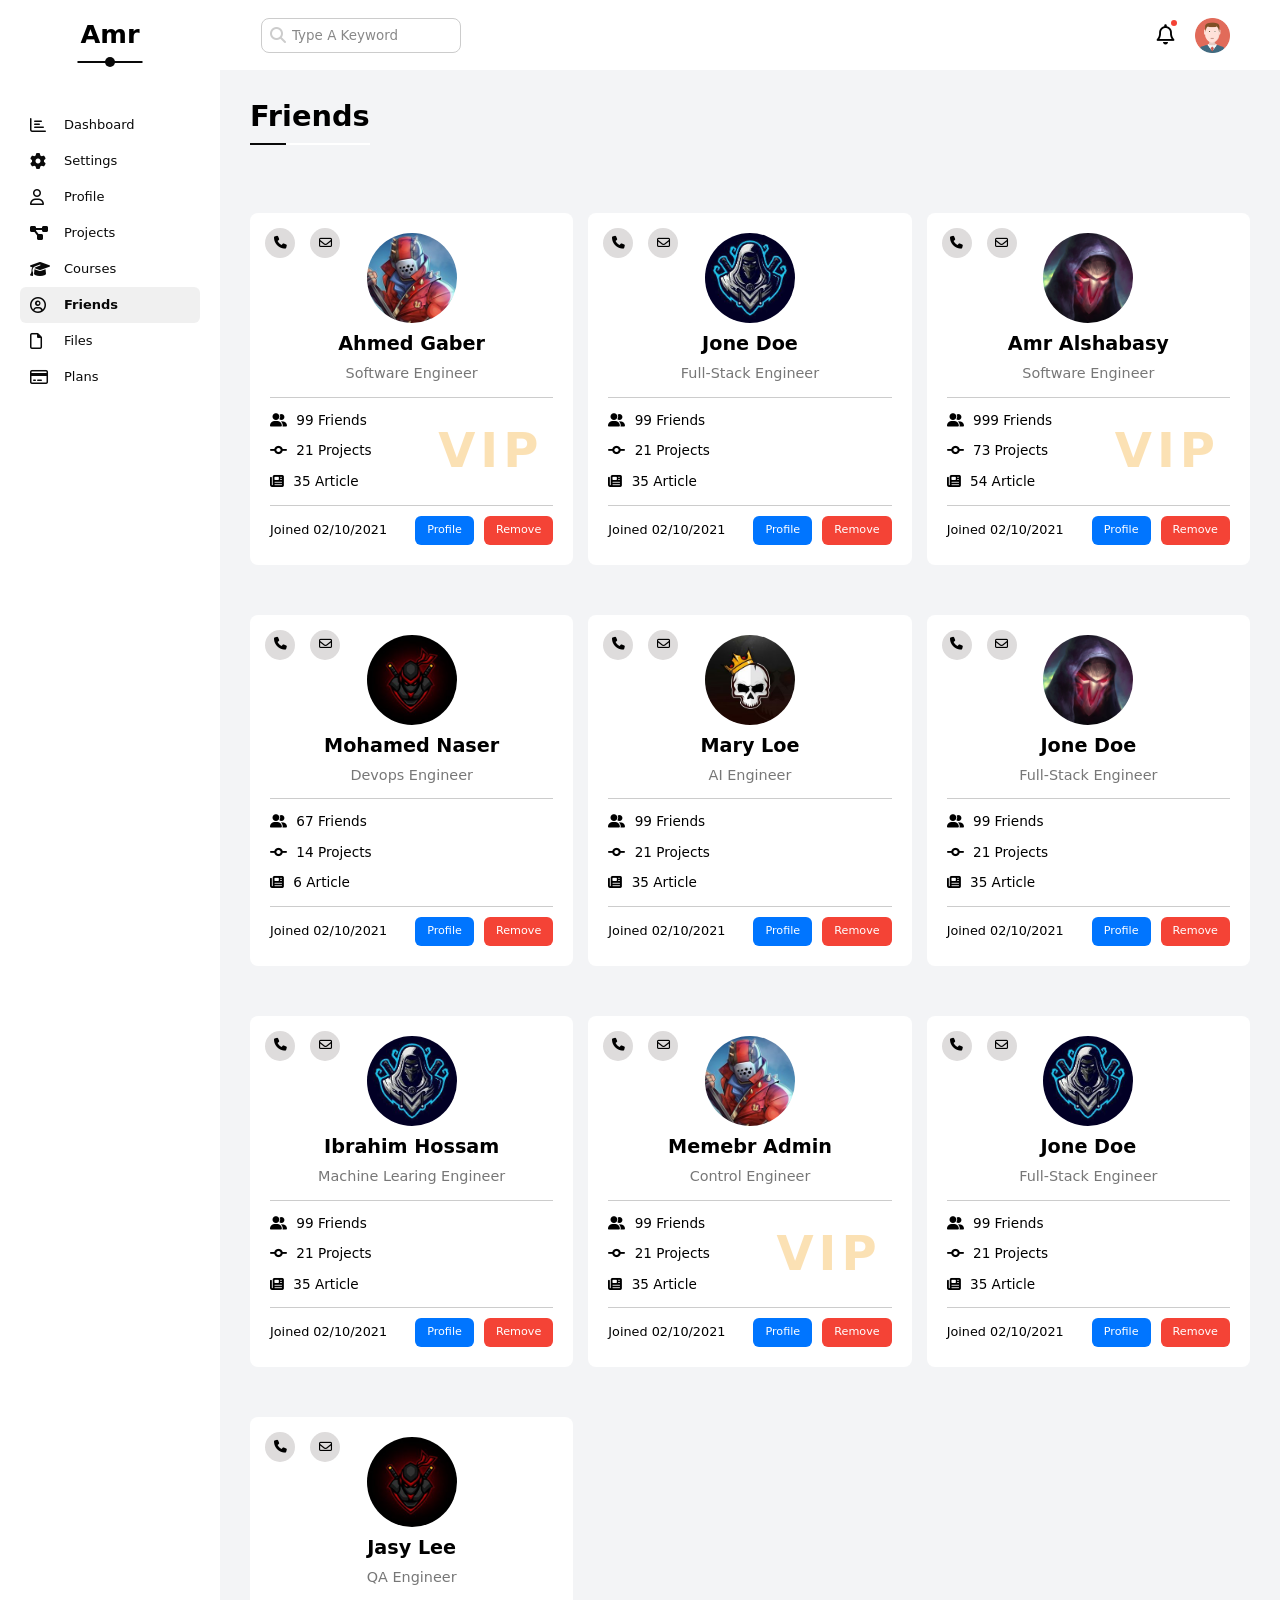
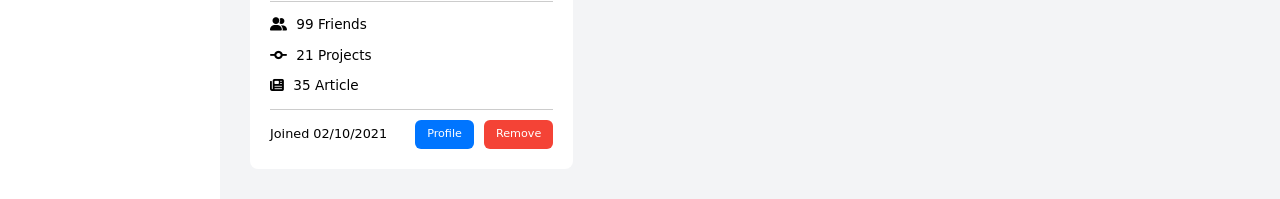
<file: friends.html>
<!doctype html>
<html lang="en">
  <head>
    <meta charset="UTF-8" />
    <meta name="viewport" content="width=device-width, initial-scale=1.0" />
    <meta name="description" content="This is an application on HTML & CSS" />
    <title>Dashboard | T4</title>
    <!-- Font Awesome Liberary -->
    <link rel="stylesheet" href="./css/all.min.css" />
    <!-- Normalize Rendering -->
    <link rel="stylesheet" href="./css/modern-normalize.min.css" />
    <!-- Master Styles File -->
    <link rel="stylesheet" href="./css/styles.css" />
  </head>
  <body>
    <main class="parent">
      <!-- Start Header -->
      <header class="header">
        <form action="#">
          <i class="fa-solid fa-magnifying-glass"></i>
          <input type="search" placeholder="Type A Keyword " />
        </form>
        <div class="profile">
          <i class="fa-regular fa-bell"></i>
          <img
            src="./imgs/avatar.png"
            alt="Profile Image"
            loading="lazy"
            width="35"
            height="35"
          />
        </div>
      </header>

      <!-- Start Side Bar  -->
      <aside class="side-bar">
        <h1 class="special-headline">Amr</h1>
        <ul class="nav-bar">
          <li>
            <a href="./index.html">
              <i class="fa-regular fa-chart-bar"></i>
              <span>Dashboard</span>
            </a>
          </li>
          <li>
            <a href="./settings.html">
              <i class="fa-solid fa-gear"></i>
              <span>Settings</span>
            </a>
          </li>
          <li>
            <a href="./profile.html">
              <i class="fa-regular fa-user"></i>
              <span>Profile</span>
            </a>
          </li>
          <li>
            <a href="./projects.html">
              <i class="fa-solid fa-diagram-project"></i>
              <span>Projects</span>
            </a>
          </li>
          <li>
            <a href="./courses.html">
              <i class="fa-solid fa-graduation-cap"></i>
              <span>Courses</span>
            </a>
          </li>
          <li class="active">
            <a href="./friends.html">
              <i class="fa-regular fa-circle-user"></i>
              <span>Friends</span></a
            >
          </li>
          <li>
            <a href="./files.html">
              <i class="fa-regular fa-file"></i>
              <span>Files</span></a
            >
          </li>
          <li>
            <a href="./plans.html">
              <i class="fa-regular fa-credit-card"></i>
              <span>Plans</span></a
            >
          </li>
        </ul>
      </aside>

      <!-- Start Friends -->
      <section class="friends">
        <h1 class="special-heading">Friends</h1>
        <div class="friends-container">
          <div class="member card">
            <div class="user-info">
              <div class="contact">
                <i class="fa-solid fa-phone phone"></i>
                <i class="fa-regular fa-envelope email"></i>
              </div>
              <img
                src="./imgs/friend-01.jpg"
                alt="Member Image"
                loading="lazy"
              />
              <h1>Ahmed Gaber</h1>
              <p>Software Engineer</p>
            </div>
            <div class="user-stats">
              <p>
                <i class="fa-solid fa-user-group"></i>
                <span>99 Friends</span>
              </p>
              <p>
                <i class="fa-solid fa-code-commit"></i>
                <span>21 Projects</span>
              </p>
              <p>
                <i class="fa-solid fa-newspaper"></i>
                <span>35 Article</span>
              </p>
              <div class="vip-membership">VIP</div>
            </div>
            <div class="user-loging">
              <span>Joined 02/10/2021</span>
              <div class="control">
                <div class="btn profile-btn">Profile</div>
                <div class="btn remove-btn">Remove</div>
              </div>
            </div>
          </div>
          <div class="member card">
            <div class="user-info">
              <div class="contact">
                <i class="fa-solid fa-phone phone"></i>
                <i class="fa-regular fa-envelope email"></i>
              </div>
              <img
                src="./imgs/friend-02.jpg"
                alt="Member Image"
                loading="lazy"
              />
              <h1>Jone Doe</h1>
              <p>Full-Stack Engineer</p>
            </div>
            <div class="user-stats">
              <p>
                <i class="fa-solid fa-user-group"></i>
                <span>99 Friends</span>
              </p>
              <p>
                <i class="fa-solid fa-code-commit"></i>
                <span>21 Projects</span>
              </p>
              <p>
                <i class="fa-solid fa-newspaper"></i>
                <span>35 Article</span>
              </p>
            </div>
            <div class="user-loging">
              <span>Joined 02/10/2021</span>
              <div class="control">
                <div class="btn profile-btn">Profile</div>
                <div class="btn remove-btn">Remove</div>
              </div>
            </div>
          </div>
          <div class="member card">
            <div class="user-info">
              <div class="contact">
                <i class="fa-solid fa-phone phone"></i>
                <i class="fa-regular fa-envelope email"></i>
              </div>
              <img
                src="./imgs/friend-03.jpg"
                alt="Member Image"
                loading="lazy"
              />
              <h1>Amr Alshabasy</h1>
              <p>Software Engineer</p>
            </div>
            <div class="user-stats">
              <p>
                <i class="fa-solid fa-user-group"></i>
                <span>999 Friends</span>
              </p>
              <p>
                <i class="fa-solid fa-code-commit"></i>
                <span>73 Projects</span>
              </p>
              <p>
                <i class="fa-solid fa-newspaper"></i>
                <span>54 Article</span>
              </p>
              <div class="vip-membership">VIP</div>
            </div>
            <div class="user-loging">
              <span>Joined 02/10/2021</span>
              <div class="control">
                <div class="btn profile-btn">Profile</div>
                <div class="btn remove-btn">Remove</div>
              </div>
            </div>
          </div>
          <div class="member card">
            <div class="user-info">
              <div class="contact">
                <i class="fa-solid fa-phone phone"></i>
                <i class="fa-regular fa-envelope email"></i>
              </div>
              <img
                src="./imgs/friend-04.jpg"
                alt="Member Image"
                loading="lazy"
              />
              <h1>Mohamed Naser</h1>
              <p>Devops Engineer</p>
            </div>
            <div class="user-stats">
              <p>
                <i class="fa-solid fa-user-group"></i>
                <span>67 Friends</span>
              </p>
              <p>
                <i class="fa-solid fa-code-commit"></i>
                <span>14 Projects</span>
              </p>
              <p>
                <i class="fa-solid fa-newspaper"></i>
                <span>6 Article</span>
              </p>
            </div>
            <div class="user-loging">
              <span>Joined 02/10/2021</span>
              <div class="control">
                <div class="btn profile-btn">Profile</div>
                <div class="btn remove-btn">Remove</div>
              </div>
            </div>
          </div>
          <div class="member card">
            <div class="user-info">
              <div class="contact">
                <i class="fa-solid fa-phone phone"></i>
                <i class="fa-regular fa-envelope email"></i>
              </div>
              <img
                src="./imgs/friend-05.jpg"
                alt="Member Image"
                loading="lazy"
              />
              <h1>Mary Loe</h1>
              <p>AI Engineer</p>
            </div>
            <div class="user-stats">
              <p>
                <i class="fa-solid fa-user-group"></i>
                <span>99 Friends</span>
              </p>
              <p>
                <i class="fa-solid fa-code-commit"></i>
                <span>21 Projects</span>
              </p>
              <p>
                <i class="fa-solid fa-newspaper"></i>
                <span>35 Article</span>
              </p>
            </div>
            <div class="user-loging">
              <span>Joined 02/10/2021</span>
              <div class="control">
                <div class="btn profile-btn">Profile</div>
                <div class="btn remove-btn">Remove</div>
              </div>
            </div>
          </div>
          <div class="member card">
            <div class="user-info">
              <div class="contact">
                <i class="fa-solid fa-phone phone"></i>
                <i class="fa-regular fa-envelope email"></i>
              </div>
              <img
                src="./imgs/friend-03.jpg"
                alt="Member Image"
                loading="lazy"
              />
              <h1>Jone Doe</h1>
              <p>Full-Stack Engineer</p>
            </div>
            <div class="user-stats">
              <p>
                <i class="fa-solid fa-user-group"></i>
                <span>99 Friends</span>
              </p>
              <p>
                <i class="fa-solid fa-code-commit"></i>
                <span>21 Projects</span>
              </p>
              <p>
                <i class="fa-solid fa-newspaper"></i>
                <span>35 Article</span>
              </p>
            </div>
            <div class="user-loging">
              <span>Joined 02/10/2021</span>
              <div class="control">
                <div class="btn profile-btn">Profile</div>
                <div class="btn remove-btn">Remove</div>
              </div>
            </div>
          </div>
          <div class="member card">
            <div class="user-info">
              <div class="contact">
                <i class="fa-solid fa-phone phone"></i>
                <i class="fa-regular fa-envelope email"></i>
              </div>
              <img
                src="./imgs/friend-02.jpg"
                alt="Member Image"
                loading="lazy"
              />
              <h1>Ibrahim Hossam</h1>
              <p>Machine Learing Engineer</p>
            </div>
            <div class="user-stats">
              <p>
                <i class="fa-solid fa-user-group"></i>
                <span>99 Friends</span>
              </p>
              <p>
                <i class="fa-solid fa-code-commit"></i>
                <span>21 Projects</span>
              </p>
              <p>
                <i class="fa-solid fa-newspaper"></i>
                <span>35 Article</span>
              </p>
            </div>
            <div class="user-loging">
              <span>Joined 02/10/2021</span>
              <div class="control">
                <div class="btn profile-btn">Profile</div>
                <div class="btn remove-btn">Remove</div>
              </div>
            </div>
          </div>
          <div class="member card">
            <div class="user-info">
              <div class="contact">
                <i class="fa-solid fa-phone phone"></i>
                <i class="fa-regular fa-envelope email"></i>
              </div>
              <img
                src="./imgs/friend-01.jpg"
                alt="Member Image"
                loading="lazy"
              />
              <h1>Memebr Admin</h1>
              <p>Control Engineer</p>
            </div>
            <div class="user-stats">
              <p>
                <i class="fa-solid fa-user-group"></i>
                <span>99 Friends</span>
              </p>
              <p>
                <i class="fa-solid fa-code-commit"></i>
                <span>21 Projects</span>
              </p>
              <p>
                <i class="fa-solid fa-newspaper"></i>
                <span>35 Article</span>
              </p>
              <div class="vip-membership">VIP</div>
            </div>
            <div class="user-loging">
              <span>Joined 02/10/2021</span>
              <div class="control">
                <div class="btn profile-btn">Profile</div>
                <div class="btn remove-btn">Remove</div>
              </div>
            </div>
          </div>
          <div class="member card">
            <div class="user-info">
              <div class="contact">
                <i class="fa-solid fa-phone phone"></i>
                <i class="fa-regular fa-envelope email"></i>
              </div>
              <img
                src="./imgs/friend-02.jpg"
                alt="Member Image"
                loading="lazy"
              />
              <h1>Jone Doe</h1>
              <p>Full-Stack Engineer</p>
            </div>
            <div class="user-stats">
              <p>
                <i class="fa-solid fa-user-group"></i>
                <span>99 Friends</span>
              </p>
              <p>
                <i class="fa-solid fa-code-commit"></i>
                <span>21 Projects</span>
              </p>
              <p>
                <i class="fa-solid fa-newspaper"></i>
                <span>35 Article</span>
              </p>
            </div>
            <div class="user-loging">
              <span>Joined 02/10/2021</span>
              <div class="control">
                <div class="btn profile-btn">Profile</div>
                <div class="btn remove-btn">Remove</div>
              </div>
            </div>
          </div>
          <div class="member card">
            <div class="user-info">
              <div class="contact">
                <i class="fa-solid fa-phone phone"></i>
                <i class="fa-regular fa-envelope email"></i>
              </div>
              <img
                src="./imgs/friend-04.jpg"
                alt="Member Image"
                loading="lazy"
              />
              <h1>Jasy Lee</h1>
              <p>QA Engineer</p>
            </div>
            <div class="user-stats">
              <p>
                <i class="fa-solid fa-user-group"></i>
                <span>99 Friends</span>
              </p>
              <p>
                <i class="fa-solid fa-code-commit"></i>
                <span>21 Projects</span>
              </p>
              <p>
                <i class="fa-solid fa-newspaper"></i>
                <span>35 Article</span>
              </p>
            </div>
            <div class="user-loging">
              <span>Joined 02/10/2021</span>
              <div class="control">
                <div class="btn profile-btn">Profile</div>
                <div class="btn remove-btn">Remove</div>
              </div>
            </div>
          </div>
        </div>
      </section>
    </main>
  </body>
</html>
</file>
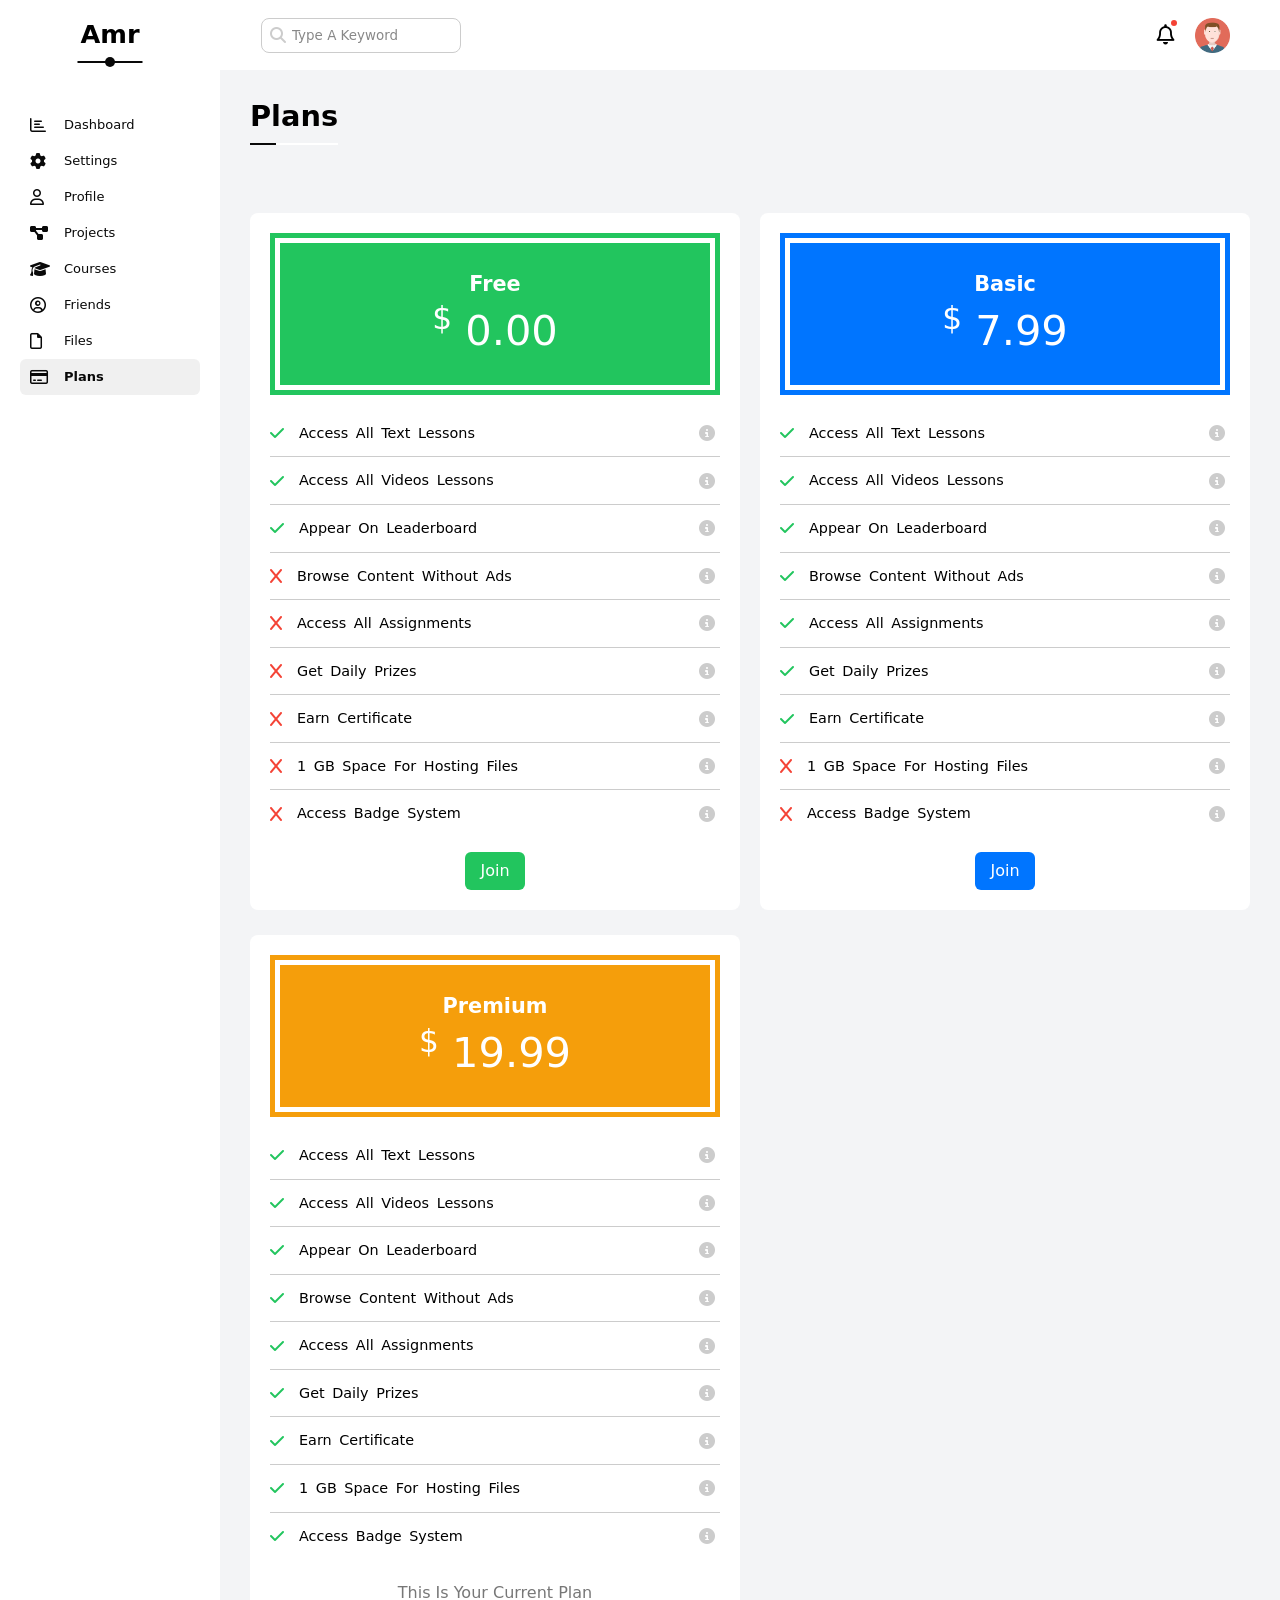
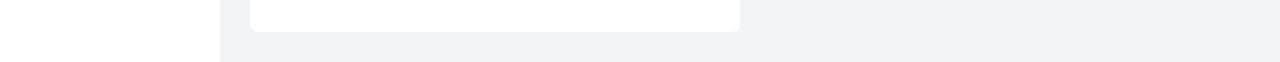
<file: plans.html>
<!doctype html>
<html lang="en">
  <head>
    <meta charset="UTF-8" />
    <meta name="viewport" content="width=device-width, initial-scale=1.0" />
    <meta name="description" content="This is an application on HTML & CSS" />
    <title>Dashboard | T4</title>
    <!-- Font Awesome Liberary -->
    <link rel="stylesheet" href="./css/all.min.css" />
    <!-- Normalize Rendering -->
    <link rel="stylesheet" href="./css/modern-normalize.min.css" />
    <!-- Master Styles File -->
    <link rel="stylesheet" href="./css/styles.css" />
  </head>
  <body>
    <main class="parent">
      <!-- Start Header -->
      <header class="header">
        <form action="#">
          <i class="fa-solid fa-magnifying-glass"></i>
          <input type="search" placeholder="Type A Keyword " />
        </form>
        <div class="profile">
          <i class="fa-regular fa-bell"></i>
          <img
            src="./imgs/avatar.png"
            alt="Profile Image"
            loading="lazy"
            width="35"
            height="35"
          />
        </div>
      </header>

      <!-- Start Side Bar  -->
      <aside class="side-bar">
        <h1 class="special-headline">Amr</h1>
        <ul class="nav-bar">
          <li>
            <a href="./index.html">
              <i class="fa-regular fa-chart-bar"></i>
              <span>Dashboard</span>
            </a>
          </li>
          <li>
            <a href="./settings.html">
              <i class="fa-solid fa-gear"></i>
              <span>Settings</span>
            </a>
          </li>
          <li>
            <a href="./profile.html">
              <i class="fa-regular fa-user"></i>
              <span>Profile</span>
            </a>
          </li>
          <li>
            <a href="./projects.html">
              <i class="fa-solid fa-diagram-project"></i>
              <span>Projects</span>
            </a>
          </li>
          <li>
            <a href="./courses.html">
              <i class="fa-solid fa-graduation-cap"></i>
              <span>Courses</span>
            </a>
          </li>
          <li>
            <a href="./friends.html">
              <i class="fa-regular fa-circle-user"></i>
              <span>Friends</span></a
            >
          </li>
          <li>
            <a href="./files.html">
              <i class="fa-regular fa-file"></i>
              <span>Files</span></a
            >
          </li>
          <li class="active">
            <a href="./plans.html">
              <i class="fa-regular fa-credit-card"></i>
              <span>Plans</span></a
            >
          </li>
        </ul>
      </aside>

      <!-- Start Plans -->
      <section class="plans">
        <h1 class="special-heading">Plans</h1>
        <div class="plans-container">
          <div class="plan free-plan card">
            <div class="price">
              <h1>Free</h1>
              <p><sup>$</sup> 0.00</p>
            </div>
            <ul class="features">
              <li>
                <i class="fa-solid fa-check true"></i>
                <span>Access All Text Lessons</span>
              </li>
              <li>
                <i class="fa-solid fa-check true"></i>
                <span>Access All Videos Lessons</span>
              </li>
              <li>
                <i class="fa-solid fa-check true"></i>
                <span>Appear On Leaderboard</span>
              </li>
              <li>
                <i class="fa-solid fa-x false"></i>
                <span>Browse Content Without Ads</span>
              </li>
              <li>
                <i class="fa-solid fa-x false"></i>
                <span>Access All Assignments</span>
              </li>
              <li>
                <i class="fa-solid fa-x false"></i>
                <span>Get Daily Prizes</span>
              </li>
              <li>
                <i class="fa-solid fa-x false"></i>
                <span>Earn Certificate</span>
              </li>
              <li>
                <i class="fa-solid fa-x false"></i>
                <span>1 GB Space For Hosting Files</span>
              </li>
              <li>
                <i class="fa-solid fa-x false"></i>
                <span>Access Badge System</span>
              </li>
            </ul>
            <div class="join-btn">Join</div>
          </div>
          <div class="plan basic-plan card">
            <div class="price">
              <h1>Basic</h1>
              <p><sup>$</sup> 7.99</p>
            </div>
            <ul class="features">
              <li>
                <i class="fa-solid fa-check true"></i>
                <span>Access All Text Lessons</span>
              </li>
              <li>
                <i class="fa-solid fa-check true"></i>
                <span>Access All Videos Lessons</span>
              </li>
              <li>
                <i class="fa-solid fa-check true"></i>
                <span>Appear On Leaderboard</span>
              </li>
              <li>
                <i class="fa-solid fa-check true"></i>
                <span>Browse Content Without Ads</span>
              </li>
              <li>
                <i class="fa-solid fa-check true"></i>
                <span>Access All Assignments</span>
              </li>
              <li>
                <i class="fa-solid fa-check true"></i>
                <span>Get Daily Prizes</span>
              </li>
              <li>
                <i class="fa-solid fa-check true"></i>
                <span>Earn Certificate</span>
              </li>
              <li>
                <i class="fa-solid fa-x false"></i>
                <span>1 GB Space For Hosting Files</span>
              </li>
              <li>
                <i class="fa-solid fa-x false"></i>
                <span>Access Badge System</span>
              </li>
            </ul>
            <div class="join-btn">Join</div>
          </div>
          <div class="plan premium-plan card">
            <div class="price">
              <h1>Premium</h1>
              <p><sup>$</sup> 19.99</p>
            </div>
            <ul class="features">
              <li>
                <i class="fa-solid fa-check true"></i>
                <span>Access All Text Lessons</span>
              </li>
              <li>
                <i class="fa-solid fa-check true"></i>
                <span>Access All Videos Lessons</span>
              </li>
              <li>
                <i class="fa-solid fa-check true"></i>
                <span>Appear On Leaderboard</span>
              </li>
              <li>
                <i class="fa-solid fa-check true"></i>
                <span>Browse Content Without Ads</span>
              </li>
              <li>
                <i class="fa-solid fa-check true"></i>
                <span>Access All Assignments</span>
              </li>
              <li>
                <i class="fa-solid fa-check true"></i>
                <span>Get Daily Prizes</span>
              </li>
              <li>
                <i class="fa-solid fa-check true"></i>
                <span>Earn Certificate</span>
              </li>
              <li>
                <i class="fa-solid fa-check true"></i>
                <span>1 GB Space For Hosting Files</span>
              </li>
              <li>
                <i class="fa-solid fa-check true"></i>
                <span>Access Badge System</span>
              </li>
            </ul>
            <div class="join-btn current">This Is Your Current Plan</div>
          </div>
        </div>
      </section>
    </main>
  </body>
</html>
</file>
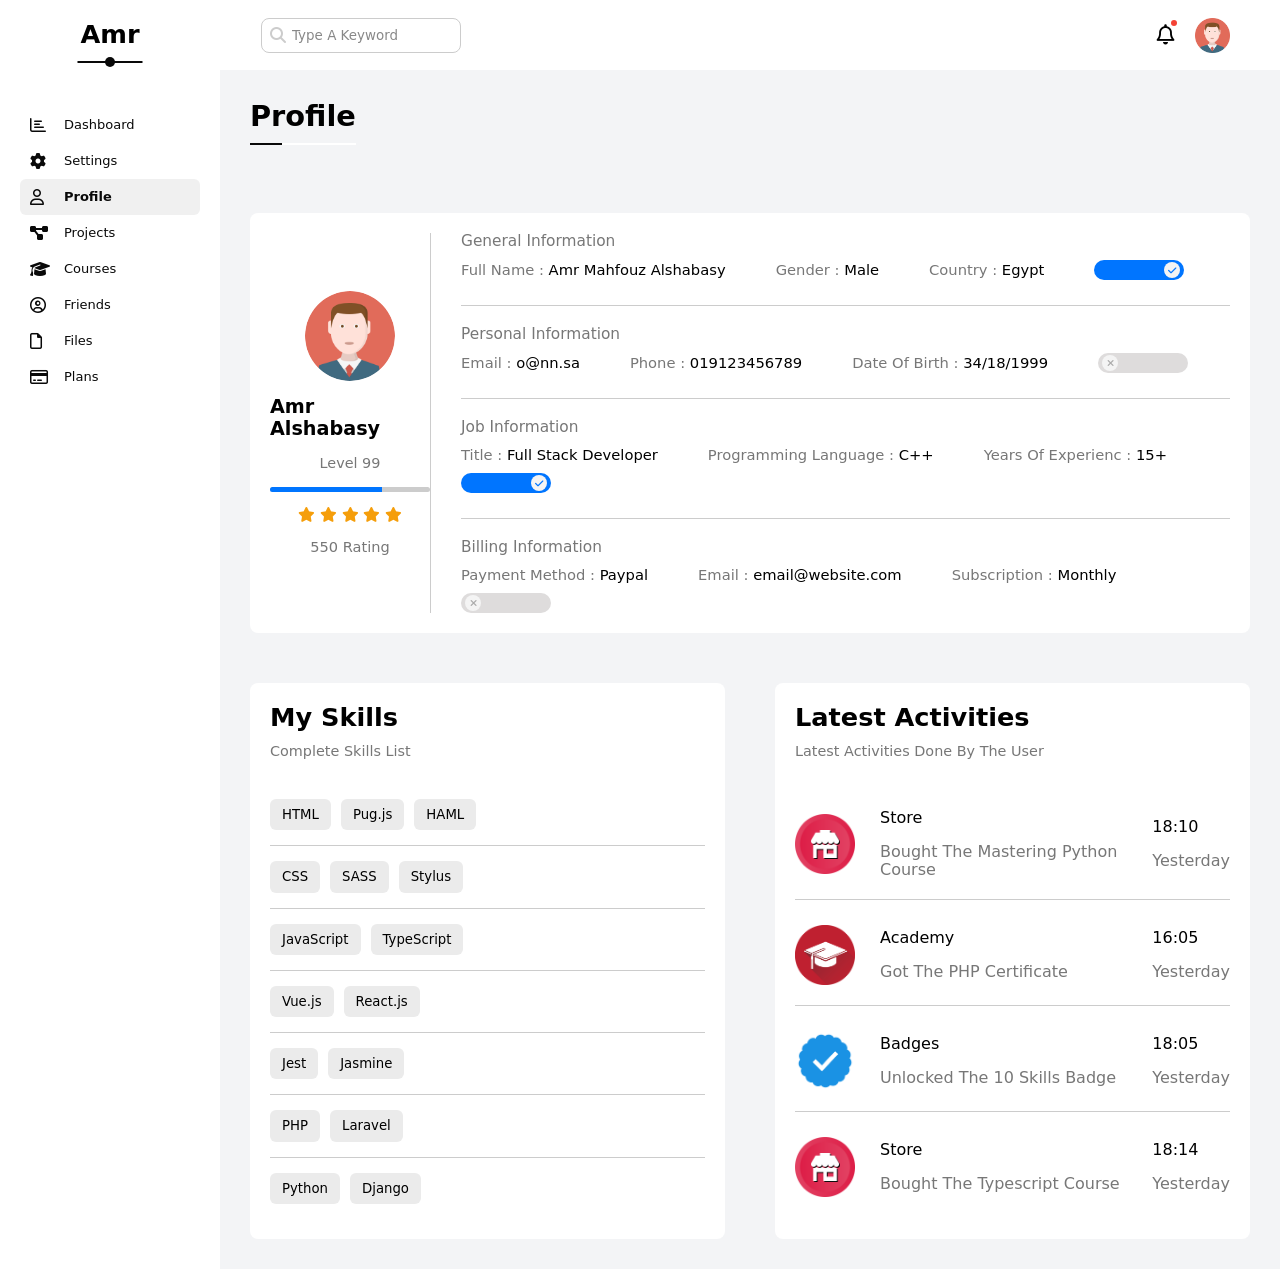
<file: profile.html>
<!doctype html>
<html lang="en">
  <head>
    <meta charset="UTF-8" />
    <meta name="viewport" content="width=device-width, initial-scale=1.0" />
    <meta name="description" content="This is an application on HTML & CSS" />
    <title>Dashboard | T4</title>
    <!-- Font Awesome Liberary -->
    <link rel="stylesheet" href="./css/all.min.css" />
    <!-- Normalize Rendering -->
    <link rel="stylesheet" href="./css/modern-normalize.min.css" />
    <!-- Master Styles File -->
    <link rel="stylesheet" href="./css/styles.css" />
  </head>
  <body>
    <main class="parent">
      <!-- Start Header -->
      <header class="header">
        <form action="#">
          <i class="fa-solid fa-magnifying-glass"></i>
          <input type="search" placeholder="Type A Keyword " />
        </form>
        <div class="profile">
          <i class="fa-regular fa-bell"></i>
          <img
            src="./imgs/avatar.png"
            alt="Profile Image"
            loading="lazy"
            width="35"
            height="35"
          />
        </div>
      </header>

      <!-- Start Side Bar  -->
      <aside class="side-bar">
        <h1 class="special-headline">Amr</h1>
        <ul class="nav-bar">
          <li>
            <a href="./index.html">
              <i class="fa-regular fa-chart-bar"></i>
              <span>Dashboard</span>
            </a>
          </li>
          <li>
            <a href="./settings.html">
              <i class="fa-solid fa-gear"></i>
              <span>Settings</span>
            </a>
          </li>
          <li class="active">
            <a href="./profile.html">
              <i class="fa-regular fa-user"></i>
              <span>Profile</span>
            </a>
          </li>
          <li>
            <a href="./projects.html">
              <i class="fa-solid fa-diagram-project"></i>
              <span>Projects</span>
            </a>
          </li>
          <li>
            <a href="./courses.html">
              <i class="fa-solid fa-graduation-cap"></i>
              <span>Courses</span>
            </a>
          </li>
          <li>
            <a href="./friends.html">
              <i class="fa-regular fa-circle-user"></i>

              <span>Friends</span></a
            >
          </li>
          <li>
            <a href="./files.html">
              <i class="fa-regular fa-file"></i>
              <span>Files</span></a
            >
          </li>
          <li>
            <a href="./plans.html">
              <i class="fa-regular fa-credit-card"></i>
              <span>Plans</span></a
            >
          </li>
        </ul>
      </aside>

      <!-- Start Profile -->
      <section class="profile">
        <h1 class="special-heading">Profile</h1>
        <div class="profile-container">
          <div class="col-user card">
            <div class="user-info">
              <img
                src="./imgs/avatar.png"
                alt="User Image"
                loading="lazy"
                width="90"
                height="90px"
              />
              <p class="user-name">Amr Alshabasy</p>
              <span class="user-level">Level 99</span>
              <p class="progress-bar"><span></span></p>
              <div class="rating">
                <i class="fa-solid fa-star c-orange fs-13"></i>
                <i class="fa-solid fa-star c-orange fs-13"></i>
                <i class="fa-solid fa-star c-orange fs-13"></i>
                <i class="fa-solid fa-star c-orange fs-13"></i>
                <i class="fa-solid fa-star c-orange fs-13"></i>
              </div>
              <p class="rating-count">550 Rating</p>
            </div>
            <div class="user-full-details">
              <div class="general-info">
                <span>General Information</span>
                <p><span>Full Name : </span>Amr Mahfouz Alshabasy</p>
                <p><span>Gender : </span>Male</p>
                <p><span>Country : </span>Egypt</p>
                <label>
                  <input type="checkbox" class="special-checkbox" checked />
                  <div class="toggle-checkbox"></div>
                </label>
              </div>
              <div class="personal-info">
                <span>Personal Information</span>
                <p><span>Email : </span>o@nn.sa</p>
                <p><span>Phone : </span>019123456789</p>
                <p><span>Date Of Birth : </span>34/18/1999</p>
                <label>
                  <input type="checkbox" class="special-checkbox" />
                  <div class="toggle-checkbox"></div>
                </label>
              </div>
              <div class="job-info">
                <span>Job Information</span>
                <p><span>Title : </span>Full Stack Developer</p>
                <p><span>Programming Language : </span>C++</p>
                <p><span>Years Of Experienc : </span>15+</p>
                <label>
                  <input type="checkbox" class="special-checkbox" checked />
                  <div class="toggle-checkbox"></div>
                </label>
              </div>
              <div class="billing-info">
                <span>Billing Information</span>
                <p><span>Payment Method : </span>Paypal</p>
                <p><span>Email : </span>email@website.com</p>
                <p><span>Subscription : </span>Monthly</p>
                <label>
                  <input type="checkbox" class="special-checkbox" />
                  <div class="toggle-checkbox"></div>
                </label>
              </div>
            </div>
          </div>

          <section class="my-skills card">
            <h1>My Skills</h1>
            <p>Complete Skills List</p>
            <ul class="skills-list">
              <li>
                <p>HTML</p>
                <p>Pug.js</p>
                <p>HAML</p>
              </li>
              <li>
                <p>CSS</p>
                <p>SASS</p>
                <p>Stylus</p>
              </li>
              <li>
                <p>JavaScript</p>
                <p>TypeScript</p>
              </li>
              <li>
                <p>Vue.js</p>
                <p>React.js</p>
              </li>
              <li>
                <p>Jest</p>
                <p>Jasmine</p>
              </li>
              <li>
                <p>PHP</p>
                <p>Laravel</p>
              </li>
              <li>
                <p>Python</p>
                <p>Django</p>
              </li>
            </ul>
          </section>

          <section class="latest-activities card">
            <h1>Latest Activities</h1>
            <p>Latest Activities Done By The User</p>
            <div class="activities">
              <div class="activity">
                <img src="./imgs/activity-01.png" alt="Activity Image" loading="lazy" />
                <div class="details">
                  <div class="info">
                    <p>Store</p>
                    <p>Bought The Mastering Python Course</p>
                  </div>
                  <div class="time">
                    <p>18:10</p>
                    <p>Yesterday</p>
                  </div>
                </div>
              </div>
              <div class="activity">
                <img src="./imgs/activity-02.png" alt="Activity Image" loading="lazy" />
                <div class="details">
                  <div class="info">
                    <p>Academy</p>
                    <p>Got The PHP Certificate</p>
                  </div>
                  <div class="time">
                    <p>16:05</p>
                    <p>Yesterday</p>
                  </div>
                </div>
              </div>
              <div class="activity">
                <img src="./imgs/activity-03.png" alt="Activity Image" loading="lazy" />
                <div class="details">
                  <div class="info">
                    <p>Badges</p>
                    <p>Unlocked The 10 Skills Badge</p>
                  </div>
                  <div class="time">
                    <p>18:05</p>
                    <p>Yesterday</p>
                  </div>
                </div>
              </div>
              <div class="activity">
                <img src="./imgs/activity-01.png" alt="Activity Image" loading="lazy" />
                <div class="details">
                  <div class="info">
                    <p>Store</p>
                    <p>Bought The Typescript Course</p>
                  </div>
                  <div class="time">
                    <p>18:14</p>
                    <p>Yesterday</p>
                  </div>
                </div>
              </div>
            </div>
          </section>
        </div>
      </section>
    </main>
  </body>
</html>
</file>
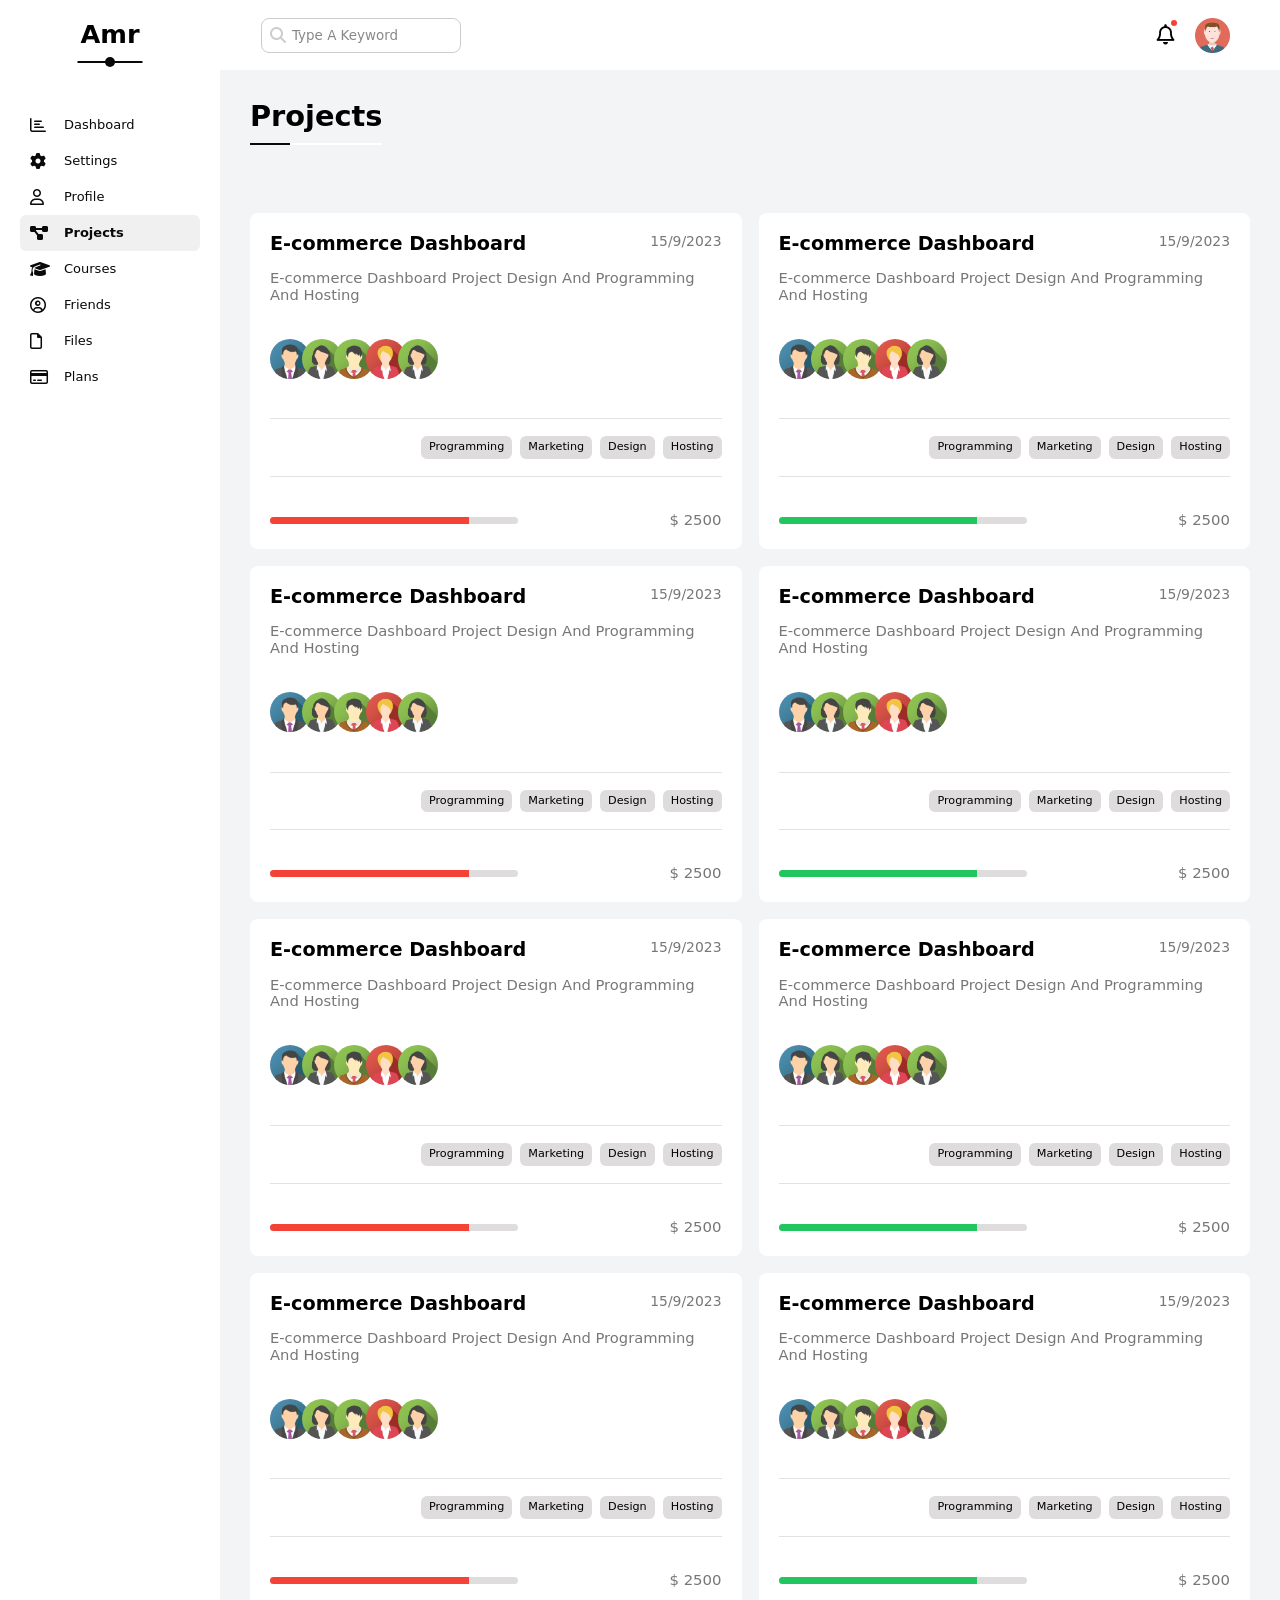
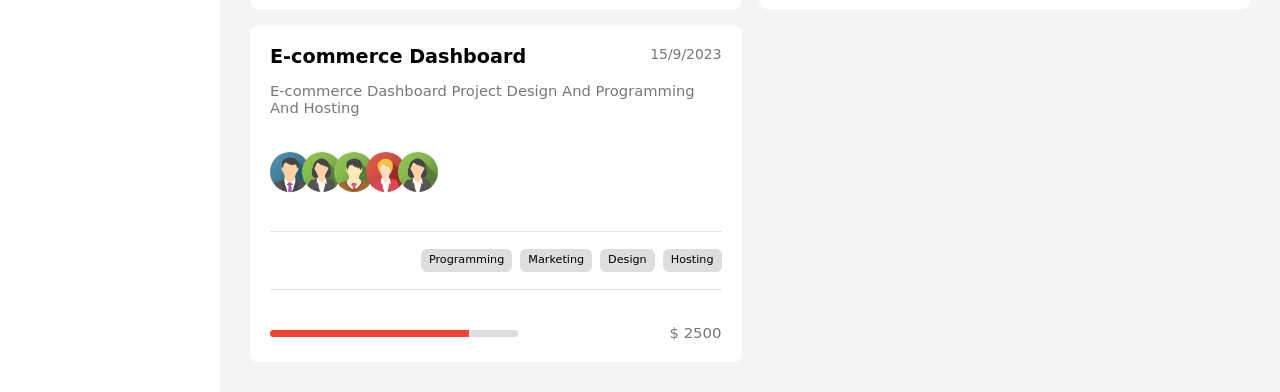
<file: projects.html>
<!doctype html>
<html lang="en">

<head>
    <meta charset="UTF-8" />
    <meta name="viewport" content="width=device-width, initial-scale=1.0" />
    <meta name="description" content="This is an application on HTML & CSS" />
    <title>Dashboard | T4</title>
    <!-- Font Awesome Liberary -->
    <link rel="stylesheet" href="./css/all.min.css" />
    <!-- Normalize Rendering -->
    <link rel="stylesheet" href="./css/modern-normalize.min.css" />
    <!-- Master Styles File -->
    <link rel="stylesheet" href="./css/styles.css" />
</head>

<body>
    <main class="parent">
        <!-- Start Header -->
        <header class="header">
            <form action="#">
                <i class="fa-solid fa-magnifying-glass"></i>
                <input type="search" placeholder="Type A Keyword " />
            </form>
            <div class="profile">
                <i class="fa-regular fa-bell"></i>
                <img src="./imgs/avatar.png" alt="Profile Image" loading="lazy" width="35" height="35" />
            </div>
        </header>

        <!-- Start Side Bar  -->
        <aside class="side-bar">
            <h1 class="special-headline">Amr</h1>
            <ul class="nav-bar">
                <li>
                    <a href="./index.html">
                        <i class="fa-regular fa-chart-bar"></i>
                        <span>Dashboard</span>
                    </a>
                </li>
                <li>
                    <a href="./settings.html">
                        <i class="fa-solid fa-gear"></i>
                        <span>Settings</span>
                    </a>
                </li>
                <li>
                    <a href="./profile.html">
                        <i class="fa-regular fa-user"></i>
                        <span>Profile</span>
                    </a>
                </li>
                <li class="active">
                    <a href="./projects.html">
                        <i class="fa-solid fa-diagram-project"></i>
                        <span>Projects</span>
                    </a>
                </li>
                <li>
                    <a href="./courses.html">
                        <i class="fa-solid fa-graduation-cap"></i>
                        <span>Courses</span>
                    </a>
                </li>
                <li>
                    <a href="./friends.html">
                        <i class="fa-regular fa-circle-user"></i>

                        <span>Friends</span></a>
                </li>
                <li>
                    <a href="./files.html">
                        <i class="fa-regular fa-file"></i>
                        <span>Files</span></a>
                </li>
                <li>
                    <a href="./plans.html">
                        <i class="fa-regular fa-credit-card"></i>
                        <span>Plans</span></a>
                </li>
            </ul>
        </aside>

        <!-- Start Projects -->
        <section class="projects">
            <h1 class="special-heading">Projects</h1>
            <div class="projects-container">
                <div class="project card">
                    <div class="info">
                        <h1>E-commerce Dashboard</h1>
                        <p class="date">15/9/2023</p>
                        <p>E-commerce Dashboard Project Design And Programming And Hosting</p>
                    </div>
                    <div class="team">
                        <img src="./imgs/team-01.png" alt="Team Member" loading="lazy" />
                        <img src="./imgs/team-02.png" alt="Team Member" loading="lazy" />
                        <img src="./imgs/team-03.png" alt="Team Member" loading="lazy" />
                        <img src="./imgs/team-04.png" alt="Team Member" loading="lazy" />
                        <img src="./imgs/team-02.png" alt="Team Member" loading="lazy" />
                    </div>
                    <div class="technologies">
                        <p>Programming</p>
                        <p>Marketing</p>
                        <p>Design</p>
                        <p>Hosting</p>
                    </div>
                    <div class="progress-price">
                        <p class="progress-bar">
                            <span></span>
                        </p>
                        <p class="price">$ 2500</p>
                    </div>
                </div>
                <div class="project card">
                    <div class="info">
                        <h1>E-commerce Dashboard</h1>
                        <p class="date">15/9/2023</p>
                        <p>E-commerce Dashboard Project Design And Programming And Hosting</p>
                    </div>
                    <div class="team">
                        <img src="./imgs/team-01.png" alt="Team Member" loading="lazy" />
                        <img src="./imgs/team-02.png" alt="Team Member" loading="lazy" />
                        <img src="./imgs/team-03.png" alt="Team Member" loading="lazy" />
                        <img src="./imgs/team-04.png" alt="Team Member" loading="lazy" />
                        <img src="./imgs/team-02.png" alt="Team Member" loading="lazy" />
                    </div>
                    <div class="technologies">
                        <p>Programming</p>
                        <p>Marketing</p>
                        <p>Design</p>
                        <p>Hosting</p>
                    </div>
                    <div class="progress-price">
                        <p class="progress-bar">
                            <span></span>
                        </p>
                        <p class="price">$ 2500</p>
                    </div>
                </div>
                <div class="project card">
                    <div class="info">
                        <h1>E-commerce Dashboard</h1>
                        <p class="date">15/9/2023</p>
                        <p>E-commerce Dashboard Project Design And Programming And Hosting</p>
                    </div>
                    <div class="team">
                        <img src="./imgs/team-01.png" alt="Team Member" loading="lazy" />
                        <img src="./imgs/team-02.png" alt="Team Member" loading="lazy" />
                        <img src="./imgs/team-03.png" alt="Team Member" loading="lazy" />
                        <img src="./imgs/team-04.png" alt="Team Member" loading="lazy" />
                        <img src="./imgs/team-02.png" alt="Team Member" loading="lazy" />
                    </div>
                    <div class="technologies">
                        <p>Programming</p>
                        <p>Marketing</p>
                        <p>Design</p>
                        <p>Hosting</p>
                    </div>
                    <div class="progress-price">
                        <p class="progress-bar">
                            <span></span>
                        </p>
                        <p class="price">$ 2500</p>
                    </div>
                </div>
                <div class="project card">
                    <div class="info">
                        <h1>E-commerce Dashboard</h1>
                        <p class="date">15/9/2023</p>
                        <p>E-commerce Dashboard Project Design And Programming And Hosting</p>
                    </div>
                    <div class="team">
                        <img src="./imgs/team-01.png" alt="Team Member" loading="lazy" />
                        <img src="./imgs/team-02.png" alt="Team Member" loading="lazy" />
                        <img src="./imgs/team-03.png" alt="Team Member" loading="lazy" />
                        <img src="./imgs/team-04.png" alt="Team Member" loading="lazy" />
                        <img src="./imgs/team-02.png" alt="Team Member" loading="lazy" />
                    </div>
                    <div class="technologies">
                        <p>Programming</p>
                        <p>Marketing</p>
                        <p>Design</p>
                        <p>Hosting</p>
                    </div>
                    <div class="progress-price">
                        <p class="progress-bar">
                            <span></span>
                        </p>
                        <p class="price">$ 2500</p>
                    </div>
                </div>
                <div class="project card">
                    <div class="info">
                        <h1>E-commerce Dashboard</h1>
                        <p class="date">15/9/2023</p>
                        <p>E-commerce Dashboard Project Design And Programming And Hosting</p>
                    </div>
                    <div class="team">
                        <img src="./imgs/team-01.png" alt="Team Member" loading="lazy" />
                        <img src="./imgs/team-02.png" alt="Team Member" loading="lazy" />
                        <img src="./imgs/team-03.png" alt="Team Member" loading="lazy" />
                        <img src="./imgs/team-04.png" alt="Team Member" loading="lazy" />
                        <img src="./imgs/team-02.png" alt="Team Member" loading="lazy" />
                    </div>
                    <div class="technologies">
                        <p>Programming</p>
                        <p>Marketing</p>
                        <p>Design</p>
                        <p>Hosting</p>
                    </div>
                    <div class="progress-price">
                        <p class="progress-bar">
                            <span></span>
                        </p>
                        <p class="price">$ 2500</p>
                    </div>
                </div>
                <div class="project card">
                    <div class="info">
                        <h1>E-commerce Dashboard</h1>
                        <p class="date">15/9/2023</p>
                        <p>E-commerce Dashboard Project Design And Programming And Hosting</p>
                    </div>
                    <div class="team">
                        <img src="./imgs/team-01.png" alt="Team Member" loading="lazy" />
                        <img src="./imgs/team-02.png" alt="Team Member" loading="lazy" />
                        <img src="./imgs/team-03.png" alt="Team Member" loading="lazy" />
                        <img src="./imgs/team-04.png" alt="Team Member" loading="lazy" />
                        <img src="./imgs/team-02.png" alt="Team Member" loading="lazy" />
                    </div>
                    <div class="technologies">
                        <p>Programming</p>
                        <p>Marketing</p>
                        <p>Design</p>
                        <p>Hosting</p>
                    </div>
                    <div class="progress-price">
                        <p class="progress-bar">
                            <span></span>
                        </p>
                        <p class="price">$ 2500</p>
                    </div>
                </div>
                <div class="project card">
                    <div class="info">
                        <h1>E-commerce Dashboard</h1>
                        <p class="date">15/9/2023</p>
                        <p>E-commerce Dashboard Project Design And Programming And Hosting</p>
                    </div>
                    <div class="team">
                        <img src="./imgs/team-01.png" alt="Team Member" loading="lazy" />
                        <img src="./imgs/team-02.png" alt="Team Member" loading="lazy" />
                        <img src="./imgs/team-03.png" alt="Team Member" loading="lazy" />
                        <img src="./imgs/team-04.png" alt="Team Member" loading="lazy" />
                        <img src="./imgs/team-02.png" alt="Team Member" loading="lazy" />
                    </div>
                    <div class="technologies">
                        <p>Programming</p>
                        <p>Marketing</p>
                        <p>Design</p>
                        <p>Hosting</p>
                    </div>
                    <div class="progress-price">
                        <p class="progress-bar">
                            <span></span>
                        </p>
                        <p class="price">$ 2500</p>
                    </div>
                </div>
                <div class="project card">
                    <div class="info">
                        <h1>E-commerce Dashboard</h1>
                        <p class="date">15/9/2023</p>
                        <p>E-commerce Dashboard Project Design And Programming And Hosting</p>
                    </div>
                    <div class="team">
                        <img src="./imgs/team-01.png" alt="Team Member" loading="lazy" />
                        <img src="./imgs/team-02.png" alt="Team Member" loading="lazy" />
                        <img src="./imgs/team-03.png" alt="Team Member" loading="lazy" />
                        <img src="./imgs/team-04.png" alt="Team Member" loading="lazy" />
                        <img src="./imgs/team-02.png" alt="Team Member" loading="lazy" />
                    </div>
                    <div class="technologies">
                        <p>Programming</p>
                        <p>Marketing</p>
                        <p>Design</p>
                        <p>Hosting</p>
                    </div>
                    <div class="progress-price">
                        <p class="progress-bar">
                            <span></span>
                        </p>
                        <p class="price">$ 2500</p>
                    </div>
                </div>
                <div class="project card">
                    <div class="info">
                        <h1>E-commerce Dashboard</h1>
                        <p class="date">15/9/2023</p>
                        <p>E-commerce Dashboard Project Design And Programming And Hosting</p>
                    </div>
                    <div class="team">
                        <img src="./imgs/team-01.png" alt="Team Member" loading="lazy" />
                        <img src="./imgs/team-02.png" alt="Team Member" loading="lazy" />
                        <img src="./imgs/team-03.png" alt="Team Member" loading="lazy" />
                        <img src="./imgs/team-04.png" alt="Team Member" loading="lazy" />
                        <img src="./imgs/team-02.png" alt="Team Member" loading="lazy" />
                    </div>
                    <div class="technologies">
                        <p>Programming</p>
                        <p>Marketing</p>
                        <p>Design</p>
                        <p>Hosting</p>
                    </div>
                    <div class="progress-price">
                        <p class="progress-bar">
                            <span></span>
                        </p>
                        <p class="price">$ 2500</p>
                    </div>
                </div>
            </div>
        </section>
    </main>
</body>

</html>
</file>
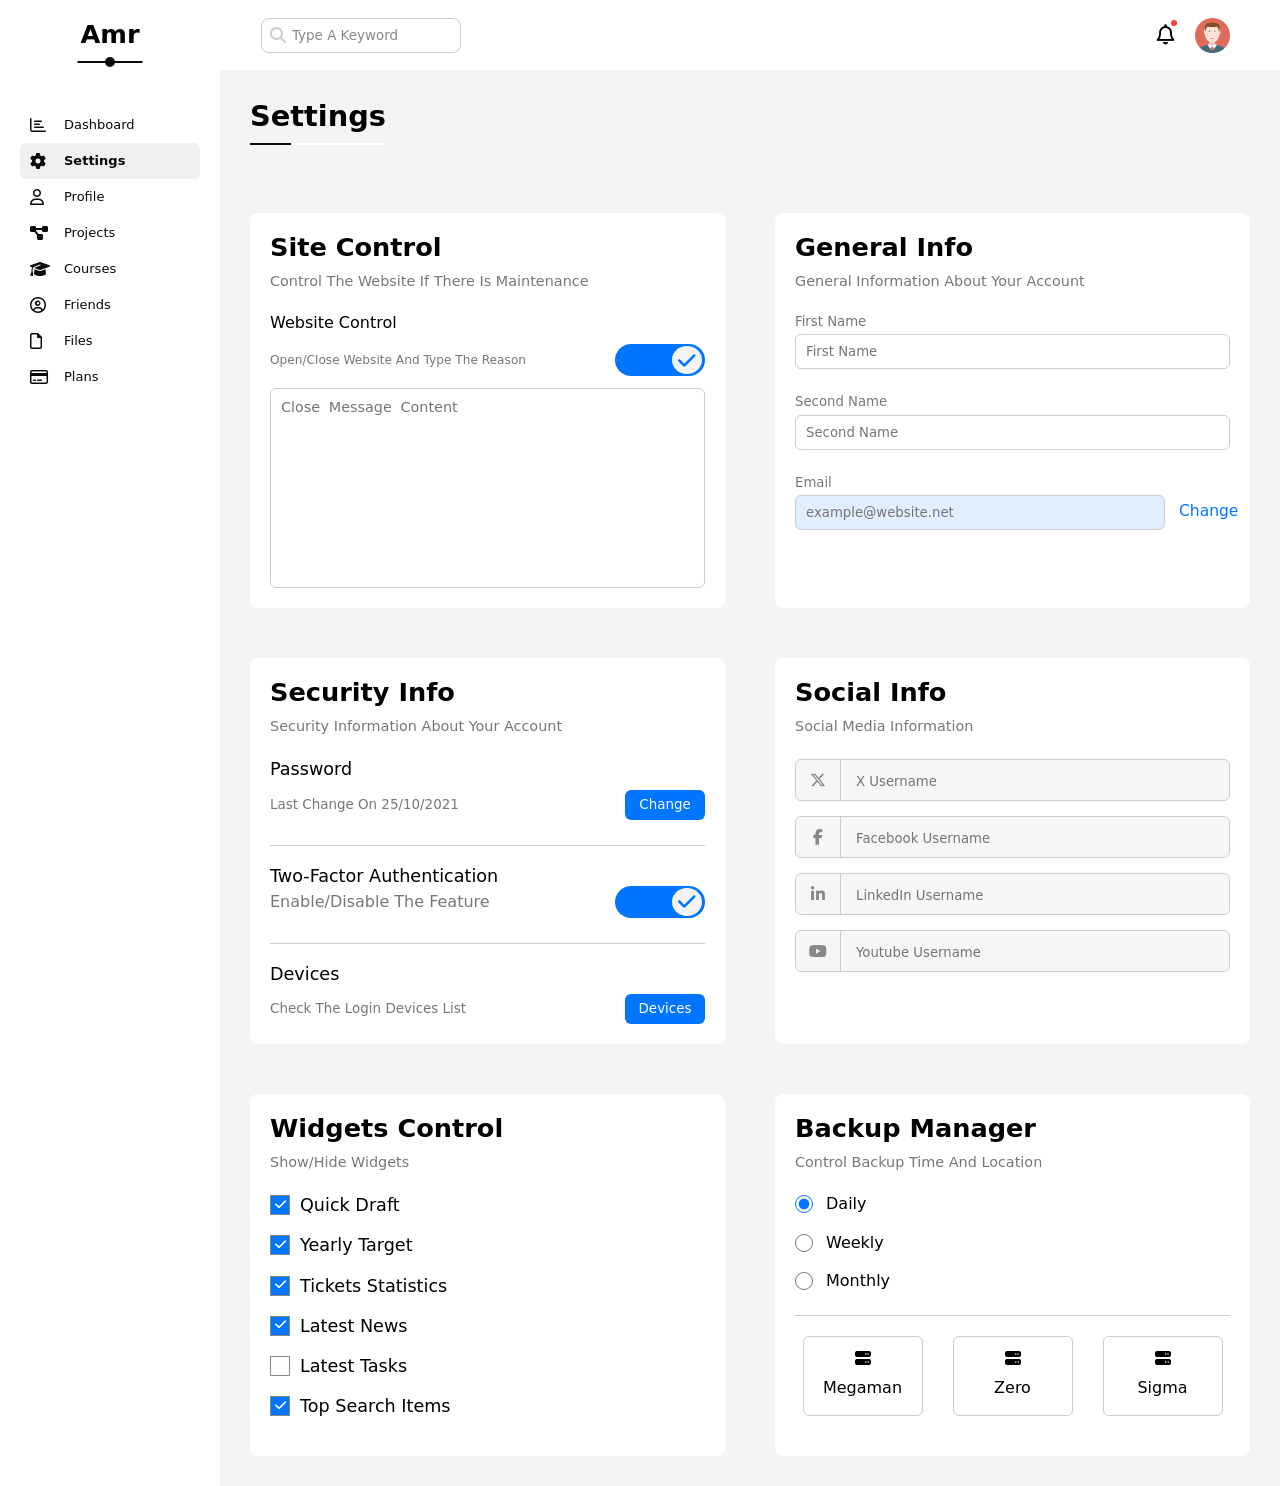
<file: settings.html>
<!doctype html>
<html lang="en">
  <head>
    <meta charset="UTF-8" />
    <meta name="viewport" content="width=device-width, initial-scale=1.0" />
    <meta name="description" content="This is an application on HTML & CSS" />
    <title>Dashboard | T4</title>
    <!-- Font Awesome Liberary -->
    <link rel="stylesheet" href="./css/all.min.css" />
    <!-- Normalize Rendering -->
    <link rel="stylesheet" href="./css/modern-normalize.min.css" />
    <!-- Master Styles File -->
    <link rel="stylesheet" href="./css/styles.css" />
  </head>
  <body>
    <main class="parent">
      <!-- Start Header -->
      <header class="header">
        <form action="#">
          <i class="fa-solid fa-magnifying-glass"></i>
          <input type="search" placeholder="Type A Keyword " />
        </form>
        <div class="profile">
          <i class="fa-regular fa-bell"></i>
          <img
            src="./imgs/avatar.png"
            alt="Profile Image"
            loading="lazy"
            width="35"
            height="35"
          />
        </div>
      </header>

      <!-- Start Side Bar  -->
      <aside class="side-bar">
        <h1 class="special-headline">Amr</h1>
        <ul class="nav-bar">
          <li>
            <a href="./index.html">
              <i class="fa-regular fa-chart-bar"></i>
              <span>Dashboard</span>
            </a>
          </li>
          <li class="active">
            <a href="./settings.html">
              <i class="fa-solid fa-gear"></i>
              <span>Settings</span>
            </a>
          </li>
          <li>
            <a href="./profile.html">
              <i class="fa-regular fa-user"></i>
              <span>Profile</span>
            </a>
          </li>
          <li>
            <a href="./projects.html">
              <i class="fa-solid fa-diagram-project"></i>
              <span>Projects</span>
            </a>
          </li>
          <li>
            <a href="./courses.html">
              <i class="fa-solid fa-graduation-cap"></i>
              <span>Courses</span>
            </a>
          </li>
          <li>
            <a href="./friends.html">
              <i class="fa-regular fa-circle-user"></i>

              <span>Friends</span></a
            >
          </li>
          <li>
            <a href="./files.html">
              <i class="fa-regular fa-file"></i>
              <span>Files</span></a
            >
          </li>
          <li>
            <a href="./plans.html">
              <i class="fa-regular fa-credit-card"></i>
              <span>Plans</span></a
            >
          </li>
        </ul>
      </aside>

      <!-- Start Settings -->
      <section class="settings">
        <h1 class="special-heading">Settings</h1>
        <div class="settings-container">
          <div class="site-controll card">
            <h1>Site Control</h1>
            <p>Control The Website If There Is Maintenance</p>
            <div class="form-cont">
              <form action="#">
                <caption>
                  Website Control
                </caption>
                <label>
                  Open/Close Website And Type The Reason
                  <input type="checkbox" class="special-checkbox" checked />
                  <div class="toggle-checkbox"></div>
                </label>
                <textarea placeholder="Close Message Content"></textarea>
              </form>
            </div>
          </div>

          <div class="general-info card">
            <h1>General Info</h1>
            <p>General Information About Your Account</p>
            <div class="form-cont">
              <form action="#">
                <label for="first-name">
                  First Name
                  <input type="text" id="first-name" placeholder="First Name" />
                </label>
                <label for="second-name">
                  Second Name
                  <input
                    type="text"
                    id="second-name"
                    placeholder="Second Name"
                  />
                </label>
                <label for="email">
                  Email
                  <input
                    type="email"
                    id="email"
                    placeholder="example@website.net"
                    disabled
                  />
                  <a href="#">Change</a>
                </label>
              </form>
            </div>
          </div>

          <div class="security-info card">
            <h1>Security Info</h1>
            <p>Security Information About Your Account</p>
            <div class="security-options">
              <p>Password</p>
              <p>
                Last Change On 25/10/2021
                <span class="btn">Change</span>
              </p>
              <p>Two-Factor Authentication</p>
              <label>
                Enable/Disable The Feature
                <input type="checkbox" class="special-checkbox" checked />
                <div class="toggle-checkbox"></div>
              </label>
              <p>Devices</p>
              <p>
                Check The Login Devices List
                <span class="btn">Devices</span>
              </p>
            </div>
          </div>

          <div class="social-info card">
            <h1>Social Info</h1>
            <p>Social Media Information</p>
            <div class="form-cont">
              <form action="#">
                <div class="x-twitter">
                  <i class="fa-brands fa-x-twitter"></i>
                  <input type="text" placeholder="X Username" />
                </div>
                <div class="facebook">
                  <i class="fa-brands fa-facebook-f"></i>
                  <input type="text" placeholder="Facebook Username" />
                </div>
                <div class="linkedin">
                  <i class="fa-brands fa-linkedin-in"></i>
                  <input type="text" placeholder="LinkedIn Username" />
                </div>
                <div class="youtube">
                  <i class="fa-brands fa-youtube"></i>
                  <input type="text" placeholder="Youtube Username" />
                </div>
              </form>
            </div>
          </div>

          <div class="widgets-control card">
            <h1>Widgets Control</h1>
            <p>Show/Hide Widgets</p>
            <ul class="widgets">
              <li>
                <input type="checkbox" id="w-one" checked />
                <label for="w-one">Quick Draft</label>
              </li>
              <li>
                <input type="checkbox" id="w-two" checked />
                <label for="w-two">Yearly Target</label>
              </li>
              <li>
                <input type="checkbox" id="w-three" checked />
                <label for="w-three">Tickets Statistics</label>
              </li>
              <li>
                <input type="checkbox" id="w-four" checked />
                <label for="w-four">Latest News</label>
              </li>
              <li>
                <input type="checkbox" id="w-five" />
                <label for="w-five">Latest Tasks</label>
              </li>
              <li>
                <input type="checkbox" id="w-six" checked />
                <label for="w-six">Top Search Items</label>
              </li>
            </ul>
          </div>

          <div class="backup-manager card">
            <h1>Backup Manager</h1>
            <p>Control Backup Time And Location</p>
            <div class="plans">
              <div class="duration">
                <label for="daily-plan">
                  <input
                    type="radio"
                    id="daily-plan"
                    name="plan-duration"
                    checked
                  />
                  Daily
                </label>
                <label for="weekly-plan">
                  <input type="radio" id="weekly-plan" name="plan-duration" />
                  Weekly
                </label>
                <label for="monthly-plan">
                  <input type="radio" id="monthly-plan" name="plan-duration" />
                  Monthly
                </label>
              </div>
              <div class="type">
                <div class="mega">
                  <i class="fa-solid fa-server d-block mb-10"></i>
                  <label for="megaman">Megaman</label>
                  <input type="radio" name="type-option" id="megaman" />
                  <div class="toggle-switch"></div>
                </div>
                <div class="zero">
                  <i class="fa-solid fa-server d-block mb-10"></i>
                  <label for="zero">Zero</label>
                  <input type="radio" name="type-option" id="zero" />
                  <div class="toggle-switch"></div>
                </div>
                <div class="sigma">
                  <i class="fa-solid fa-server d-block mb-10"></i>
                  <label for="sigma">Sigma</label>
                  <input type="radio" name="type-option" id="sigma" />
                  <div class="toggle-switch"></div>
                </div>
              </div>
            </div>
          </div>
        </div>
      </section>
    </main>
  </body>
</html>
</file>
<file: css/styles.css>
/* Container Dimensions */
/* Extra Small-Screen */
@media (max-width: 575px) {
  .container {
    width: 100%;
  }
}
/* Small-Screen */
@media (min-width: 576px) {
  .container {
    width: 540px;
  }
}
/* Medium-Screen */
@media (min-width: 768px) {
  .container {
    width: 720px;
  }
}
/* Large-Screen */
@media (min-width: 992px) {
  .container {
    width: 960px;
  }
}
/* Extra Large-Screen */
@media (min-width: 1200px) {
  .container {
    width: 1140px;
  }
}
/* X-Extra Large-Screen */
@media (min-width: 1400px) {
  .container {
    width: 1320px;
  }
}
/* Global Rules */
:root {
  --blue-color: #0075ff;
  --blue-alt-color: #0d69d5;
  --orange-color: #f59e0b;
  --green-color: #22c55e;
  --red-color: #f44336;
  --grey-color: #888;
  --paragraph-color: #777;
  --main-transition-durarion: 0.3s;
  --headline-size: 1.6rem;
  --card-padding: 20px;
  --card-border-radius: 8px;
}
::-webkit-scrollbar {
  width: 12px;
}
::-webkit-scrollbar-track {
  background-color: #e5e5e5;
}
::-webkit-scrollbar-thumb {
  background-color: var(--blue-color);
}
* {
  padding: 0;
  margin: 0;
  box-sizing: border-box;
  outline: none;
}
html {
  scroll-behavior: smooth;
}
@media (max-width: 576px) {
  html {
    font-size: 13px;
  }
}
ul {
  list-style: none;
}
a {
  text-decoration: none;
}
.special-heading {
  font-size: 1.8rem;
  width: fit-content;
  position: relative;
  margin-bottom: 80px;
}
.special-heading::before,
.special-heading::after {
  content: "";
  position: absolute;
  bottom: -12px;
  height: 2px;
}
.special-heading::before {
  background-color: #090909;
  width: 30%;
  left: 0;
}
.special-heading::after {
  background-color: #fff;
  width: 70%;
  left: 30%;
}

/* Parent Styles */
.parent {
  min-height: 100vh;
  display: grid;
  grid-template-columns: auto 1fr;
  grid-template-rows: 70px auto;
}
@media (max-width: 767px) {
  .parent {
    grid-template-columns: 30px 1fr;
  }
}

/* Header Styles */
.header {
  grid-column-start: 2;
  width: 100%;
  height: 70px;
  display: flex;
  justify-content: space-between;
  align-items: center;
  padding: 0 50px;
}
@media (max-width: 767px) {
  .header {
    padding-left: 25px;
    padding-right: 20px;
  }
}
.header form {
  display: flex;
  align-items: center;
}
.header form i {
  margin-right: -25px;
  position: relative;
  z-index: 2;
  color: #ccc;
}
.header form input[type="search"] {
  width: 200px;
  height: 35px;
  border: 1px solid #ccc;
  border-radius: 8px;
  outline: none;
  padding: 10px 10px 10px 30px;
  background-color: transparent;
  transition: width var(--main-transition-durarion);
  font-size: 0.84rem;
}
.header form input[type="search"]:focus {
  width: 230px;
  outline: 2px solid #e5e5e5;
}
@media (max-width: 767px) {
  .header form input[type="search"] {
    width: 160px;
  }
  .header form input[type="search"]:focus {
    width: 190px;
  }
}
.header form input[type="search"]::placeholder {
  color: var(--grey-color);
  transition: opacity var(--main-transition-durarion);
}
.header form input[type="search"]:focus::placeholder {
  opacity: 0;
}
.header .profile {
  display: flex;
  align-items: center;
}
.header .profile i {
  margin-right: 20px;
  font-size: 20px;
  position: relative;
}
.header .profile i::after {
  content: "";
  position: absolute;
  top: -5px;
  right: -2px;
  width: 6px;
  height: 6px;
  background-color: var(--red-color);
  border-radius: 50%;
}
.header .profile img {
  max-width: 100%;
  width: 35px;
}

/* Start Side Bar */
.side-bar {
  grid-column-start: 1;
  grid-row-start: 1;
  width: 220px;
  height: 100vh;
  padding: 20px;
}
@media (max-width: 767px) {
  .side-bar {
    width: 100%;
    padding: 0;
    padding-top: 20px;
    width: fit-content;
  }
}
.side-bar .special-headline {
  width: fit-content;
  text-align: center;
  font-size: var(--headline-size);
  margin: 0 auto;
  padding-bottom: 8px;
  position: relative;
}
@media (max-width: 767px) {
  .side-bar .special-headline {
    font-size: 13px;
  }
  .side-bar .special-headline::before,
  .side-bar .special-headline::after {
    content: "";
    display: none;
  }
}
.side-bar .special-headline::before {
  content: "";
  position: absolute;
  bottom: -10px;
  left: 50%;
  transform: translateX(-50%);
  width: 10px;
  height: 10px;
  background-color: #090909;
  border-radius: 50%;
}
.side-bar .special-headline::after {
  content: "";
  position: absolute;
  bottom: -6px;
  left: 50%;
  transform: translateX(-50%);
  width: 110%;
  height: 2px;
  background-color: #090909;
}
.side-bar .nav-bar {
  margin-top: 50px;
}
@media (max-width: 767px) {
  .side-bar .nav-bar {
    margin-top: 25px;
  }
}
.side-bar .nav-bar li a {
  display: flex;
  align-items: center;
  width: 100%;
  height: 100%;
  padding: 10px;
  color: #090909;
  gap: 10px;
  border-radius: 6px;
  transition: var(--main-transition-durarion);
}
@media (max-width: 767px) {
  .side-bar .nav-bar li a {
    justify-content: start;
    font-size: 11px !important;
  }
}
.side-bar .nav-bar li.active a {
  background-color: rgba(204, 204, 204, 0.3);
  font-weight: bold;
}
.side-bar .nav-bar li:hover a {
  background-color: rgba(204, 204, 204, 0.3);
}
.side-bar .nav-bar li a i {
  flex-basis: 15%;
}
.side-bar .nav-bar li a span {
  flex: 1;
  text-align: start;
  font-size: 13px;
}
@media (max-width: 767px) {
  .side-bar .nav-bar li a span {
    display: none;
  }
}

/* Start Dashboard & Settings */
.parent > .dashboard,
.parent > .settings,
.parent > .profile,
.parent > .projects,
.parent > .courses,
.parent > .friends,
.parent > .files,
.parent > .plans {
  grid-column-start: 2;
  grid-row-start: 2;
  width: 100%;
  padding: 30px;
  background-color: #f3f4f6;
}
@media (max-width: 767px) {
  .parent > .dashboard,
  .parent > .settings,
  .parent > .profile,
  .parent > .projects,
  .parenty > .courses,
  .parent > .friends,
  .parent > .files,
  .parent > .plans {
    padding: 0;
    padding-left: 5px;
    padding-top: 10px;
  }
}
.dashboard-container,
.settings-container,
.profile-container,
.projects-container,
.courses-container,
.friends-container,
.files-container,
.plans-container {
  display: grid;
  grid-template-columns: repeat(auto-fill, minmax(450px, 1fr));
  gap: 50px;
}
@media (max-width: 991px) {
  .dashboard-container,
  .settings-container,
  .profile-container,
  .projects-container,
  .courses-container,
  .friends-container,
  .files-container,
  .plans-container {
    grid-template-columns: minmax(335px, 1fr);
  }
}

/* User Card */
.dashboard .user-card {
  background-color: #fff;
  border-radius: var(--card-border-radius);
  overflow: hidden;
}
.dashboard .user-card .top {
  display: flex;
  justify-content: space-between;
  padding: var(--card-padding);
  background-color: rgb(128, 128, 128, 20%);
}
.dashboard .user-card .top .content h1 {
  font-size: var(--headline-size);
  margin-bottom: 5px;
}
@media (max-width: 767px) {
  .dashboard .user-card .top .content h1 {
    font-size: calc(var(--headline-size) - 0.5rem);
  }
}
.dashboard .user-card .top .content p {
  color: var(--paragraph-color);
  font-size: 0.9rem;
}
@media (max-width: 767px) {
  .dashboard .user-card .top .content p {
    font-size: 0.7rem;
  }
}
.dashboard .user-card .top img {
  max-width: 100%;
  width: 200px;
  aspect-ratio: 16 / 9;
}
@media (max-width: 767px) {
  .dashboard .user-card .top img {
    width: 120px;
  }
}
.dashboard .user-card .bottom {
  padding: 50px 0 20px;
  position: relative;
}
.dashboard .user-card .bottom img {
  max-width: 100%;
  width: 70px;
  height: 70px;
  position: absolute;
  top: -35px;
  left: 40px;
  border: 4px solid #fff;
  border-radius: 50%;
}
@media (max-width: 767px) {
  .dashboard .user-card .bottom img {
    width: 55px;
    height: 55px;
    top: -27.5px;
  }
}
.dashboard .user-card .bottom .stats {
  border-top: 1px solid #ccc;
  border-bottom: 1px solid #ccc;
  padding: 20px 60px;
  display: flex;
  justify-content: center;
  align-items: center;
  text-align: center;
  gap: 50px;
}
.dashboard .user-card .bottom .stats p {
  font-size: 1.1rem;
}
@media (max-width: 767px) {
  .dashboard .user-card .bottom .stats p {
    font-size: 0.8rem;
  }
}
.dashboard .user-card .bottom .stats p span {
  display: block;
  color: var(--paragraph-color);
  margin-top: 15px;
  font-size: 0.9rem;
}
@media (max-width: 767px) {
  .dashboard .user-card .bottom .stats p span {
    font-size: 0.6rem;
  }
}
.dashboard .user-card .bottom .btn {
  justify-self: end;
  margin-top: 50px;
  margin-right: 20px;
}
.dashboard .user-card .bottom .btn a {
  display: block;
  color: #fff;
  background-color: var(--blue-color);
  padding: 10px 15px;
  border-radius: 8px;
  font-size: 0.9rem;
  transition: var(--main-transition-durarion);
}
.dashboard .user-card .bottom .btn:hover a {
  background-color: var(--blue-alt-color);
}

/* Draft */
.dashboard .draft {
  background-color: #fff;
  padding: 20px;
  corner-shape: bevel;
  border-radius: 10px;
}
.dashboard .draft h1 {
  font-size: var(--headline-size);
}
.dashboard .draft p {
  color: var(--paragraph-color);
  margin-top: 10px;
}
.dashboard .draft form {
  display: flex;
  flex-direction: column;
  gap: 20px;
  margin-top: 30px;
}
.dashboard .draft form input[type="text"] {
  height: 40px;
  border: none;
  border-radius: 5px;
  background-color: rgb(128, 128, 128, 20%);
  padding-left: 20px;
  outline: none;
}
.dashboard .draft form textarea {
  height: 180px;
  resize: none;
  outline: none;
  border: none;
  border-radius: 5px;
  background-color: rgb(128, 128, 128, 20%);
  padding: 20px;
}
.dashboard .draft form input[type="button"] {
  align-self: end;
  width: fit-content;
  color: #fff;
  background-color: var(--blue-color);
  padding: 10px 15px;
  border: none;
  border-radius: 8px;
  font-size: 0.9rem;
  cursor: pointer;
  transition: var(--main-transition-durarion);
}
.dashboard .draft form input[type="button"]:hover {
  background-color: var(--blue-alt-color);
}

/* Targets */
.dashboard .targets {
  background-color: #fff;
  border-radius: var(--card-border-radius);
  padding: var(--card-padding);
}
.targets h1 {
  font-size: var(--headline-size);
}
.targets p {
  margin-top: 5px;
  color: var(--paragraph-color);
}
.targets .target-stats {
  margin-top: 25px;
}
.targets .target-stats li {
  display: flex;
  align-items: center;
  margin-bottom: 25px;
  gap: 15px;
}
.targets .target-stats li i {
  font-size: 20px;
  width: 80px;
  height: 80px;
  display: flex;
  align-items: center;
  justify-content: center;
}
.target-stats li:nth-child(1) i {
  background-color: rgba(13, 106, 213, 0.2);
  color: var(--blue-color);
}
.target-stats li:nth-child(2) i {
  background-color: rgb(245, 158, 11, 0.2);
  color: var(--orange-color);
}
.target-stats li:nth-child(3) i {
  background-color: rgb(34, 197, 94, 0.2);
  color: var(--green-color);
}
.target-stats li span:first-of-type {
  flex: 1;
}
.target-stats li span:first-of-type p:nth-child(2) {
  font-weight: bold;
  color: #090909;
}
.target-stats li span:first-of-type p:last-of-type {
  height: 3px;
  width: 100%;
  margin-top: 15px;
  position: relative;
}
.target-stats li span:first-of-type p:last-of-type::before {
  position: absolute;
  top: -35px;
  width: 40px;
  height: 25px;
  display: flex;
  justify-content: center;
  align-items: center;
  font-size: 11px;
  color: #ffffff;
  border-radius: 5px;
}
.target-stats li span:first-of-type p:last-of-type::after {
  content: "";
  position: absolute;
  top: -11px;
  border-width: 8px;
  border-style: solid;
}
.target-stats li:nth-child(1) span:first-of-type p:last-of-type::before {
  content: "80%";
  left: calc(80% - 20px);
  background-color: var(--blue-color);
}
.target-stats li:nth-child(2) span:first-of-type p:last-of-type::before {
  content: "55%";
  left: calc(55% - 20px);
  background-color: var(--orange-color);
}
.target-stats li:nth-child(3) span:first-of-type p:last-of-type::before {
  content: "75%";
  left: calc(75% - 20px);
  background-color: var(--green-color);
}
.target-stats li:nth-child(1) span:first-of-type p:last-of-type::after {
  left: calc(80% - 8px);
  border-color: var(--blue-color) transparent transparent;
}
.target-stats li:nth-child(2) span:first-of-type p:last-of-type::after {
  left: calc(55% - 8px);
  border-color: var(--orange-color) transparent transparent;
}
.target-stats li:nth-child(3) span:first-of-type p:last-of-type::after {
  left: calc(75% - 8px);
  border-color: var(--green-color) transparent transparent;
}
.target-stats li:nth-child(1) span:first-of-type p:last-of-type {
  background-color: rgba(13, 106, 213, 0.1);
}
.target-stats li:nth-child(2) span:first-of-type p:last-of-type {
  background-color: rgb(245, 158, 11, 0.1);
}
.target-stats li:nth-child(3) span:first-of-type p:last-of-type {
  background-color: rgb(34, 197, 94, 0.1);
}
.target-stats li span:first-of-type p span {
  display: block;
  height: 100%;
  width: var(--width);
}
.target-stats li:nth-child(1) span:first-of-type p span {
  background-color: var(--blue-color);
}
.target-stats li:nth-child(2) span:first-of-type p span {
  background-color: var(--orange-color);
}
.target-stats li:nth-child(3) span:first-of-type p span {
  background-color: var(--green-color);
}

/* Tickets */
.dashboard .tickets {
  background-color: #fff;
  border-radius: var(--card-border-radius);
  padding: var(--card-padding);
}
.tickets h1 {
  font-size: var(--headline-size);
}
.tickets p {
  margin-top: 5px;
  margin-bottom: 25px;
  color: var(--paragraph-color);
}
.tickets .tickets-container {
  display: flex;
  align-items: center;
  flex-wrap: wrap;
  gap: 25px;
  margin-top: 60px;
}
.tickets-container li {
  flex-basis: 45%;
  border: 1px solid #ccc;
  border-radius: 5px;
  display: flex;
  flex-direction: column;
  align-items: center;
  justify-content: center;
  padding: 10px;
}
.tickets-container li i {
  padding: 5px 0 10px;
  font-size: 1.6rem;
}
.tickets-container li:nth-child(1) i {
  color: var(--orange-color);
}
.tickets-container li:nth-child(2) i {
  color: var(--blue-color);
}
.tickets-container li:nth-child(3) i {
  color: var(--green-color);
}
.tickets-container li:nth-child(4) i {
  color: var(--red-color);
}
.tickets-container li span {
  padding: 5px 0;
}
.tickets-container li span:first-of-type {
  font-size: 1.7rem;
  font-weight: bold;
}
.tickets-container li span:last-of-type {
  color: var(--paragraph-color);
}

/* News */
.dashboard .news {
  background-color: #fff;
  border-radius: var(--card-border-radius);
  padding: var(--card-padding);
}
.news h1 {
  font-size: var(--headline-size);
  margin-bottom: 25px;
}
.news .news-container {
  display: flex;
  flex-direction: column;
}
.news .news-container li {
  display: flex;
  align-items: center;
  gap: 20px;
  padding: 20px 0;
}
.news .news-container li:not(:last-child) {
  border-bottom: 1px solid #ccc;
}
.news .news-container li img {
  max-width: 100%;
  width: 115px;
  aspect-ratio: 16 / 9;
  border-radius: 8px;
}
@media (max-width: 767px) {
  .news .news-container li img {
    width: 55px;
  }
}
.news .news-container li .content {
  flex: 1;
  text-align: left;
  line-height: 1.6;
  position: relative;
}
@media (max-width: 767px) {
  .news .news-container li .content {
    line-height: 1.8;
  }
}
.news .news-container li .content::before {
  content: "3 Days Ago";
  position: absolute;
  padding: 8px;
  top: 50%;
  transform: translateY(-50%);
  right: 0;
  background-color: #ccc;
  font-size: 0.7rem;
  border-radius: 6px;
}
@media (max-width: 767px) {
  .news .news-container li .content::before {
    padding: 5px;
    font-size: 0.5rem;
  }
}
.news .news-container li .content h2 {
  font-size: 1.12rem;
  word-spacing: -1px;
}
@media (max-width: 767px) {
  .news .news-container li .content h2 {
    font-size: 0.64rem;
  }
}
.news .news-container li .content p {
  font-size: 0.8rem;
}
@media (max-width: 767px) {
  .news .news-container li .content p {
    font-size: 0.52rem;
  }
}

/* Tasks */
.dashboard .tasks {
  background-color: #fff;
  border-radius: var(--card-border-radius);
  padding: var(--card-padding);
}
.tasks h1 {
  font-size: var(--headline-size);
}
.tasks .tasks-container {
  display: flex;
  flex-direction: column;
}
.tasks-container li {
  padding: 20px 0;
  line-height: 1.6;
  position: relative;
}
.tasks-container li:not(:last-child) {
  border-bottom: 1px solid #ccc;
}
.tasks-container li::before {
  content: "\f2ed";
  font-family: "Font Awesome 6 Free";
  font-weight: 500;
  position: absolute;
  padding: 8px;
  top: 50%;
  transform: translateY(-50%);
  right: 0;
  font-size: 1.1rem;
  cursor: pointer;
  color: #090909;
  transition: var(--main-transition-durarion);
}
.tasks-container li:hover::before {
  color: var(--red-color);
}
.tasks-container li h2 {
  font-size: 1.12rem;
}
.tasks-container li p {
  font-size: 0.8rem;
}
.tasks-container li:nth-child(4) > * {
  text-decoration: line-through;
  color: var(--paragraph-color);
}
.tasks-container li:nth-child(4)::before {
  color: var(--paragraph-color);
}

/* Search Items */
.dashboard .search-items {
  background-color: #fff;
  border-radius: var(--card-border-radius);
  padding: var(--card-padding);
}
.search-items > h1 {
  font-size: var(--headline-size);
  margin-bottom: 25px;
}
.search-items .search-items-cont {
  display: flex;
  justify-content: space-between;
}
.search-items-cont h1 {
  font-size: 1.1rem;
  color: var(--paragraph-color);
  margin-bottom: 35px;
}
.search-items-cont .search-count,
.search-items-cont .keywords {
  display: grid;
  grid-template-rows: 1fr;
  gap: 20px;
}
.search-items-cont .search-count li,
.search-items-cont .keywords li {
  height: 30px;
}
.search-items-cont .search-count li {
  background-color: #ccc;
  border-radius: 6px;
  font-size: 0.8rem;
  width: 50px;
  justify-self: end;
  display: flex;
  align-items: center;
  justify-content: center;
}

/* Uploads */
.dashboard .uploads {
  background-color: #fff;
  border-radius: var(--card-border-radius);
  padding: var(--card-padding);
}
.uploads > h1 {
  font-size: var(--headline-size);
  margin-bottom: 25px;
}
.uploads .uploads-container {
  display: flex;
  flex-direction: column;
}
.uploads .uploads-container li {
  display: flex;
  align-items: center;
  gap: 5px;
  position: relative;
}
.uploads .uploads-container li:not(:last-child) {
  border-bottom: 1px solid #ccc;
  padding: 10px 0;
}
.uploads .uploads-container li:last-of-type {
  padding-top: 10px;
}
.uploads .uploads-container li::before {
  content: "4.9 mb";
  position: absolute;
  padding: 8px;
  top: 50%;
  transform: translateY(-50%);
  right: 0;
  background-color: #ccc;
  font-size: 0.7rem;
  border-radius: 6px;
}
.uploads .uploads-container li img {
  max-width: 100%;
  width: 60px;
  aspect-ratio: 16 / 9;
  border-radius: 8px;
}
.uploads .uploads-container li .content {
  text-align: left;
  line-height: 1.6;
}
.uploads .uploads-container li .content h2 {
  font-size: 1rem;
  font-weight: normal;
}
.uploads .uploads-container li .content p {
  font-size: 0.8rem;
}

/* Progect Progress */
.project-progress {
  background-color: #fff;
  border-radius: var(--card-border-radius);
  padding: var(--card-padding);
  position: relative;
}
.project-progress > img {
  position: absolute;
  bottom: 0;
  right: 0;
  max-width: 100%;
  opacity: 0.2;
  width: 180px;
}
.project-progress > h1 {
  font-size: var(--headline-size);
  margin-bottom: 25px;
}
.project-progress .progress-flow {
  display: flex;
  flex-direction: column;
  gap: 30px;
}
.progress-flow li {
  display: flex;
  align-items: center;
  gap: 20px;
}
.progress-flow li .progress-status {
  display: block;
  width: 24px;
  height: 24px;
  border: 2px solid var(--blue-color);
  border-radius: 50%;
  position: relative;
}
.progress-flow li:not(:last-of-type) .progress-status::before {
  content: "";
  position: absolute;
  bottom: -32px;
  left: 50%;
  transform: translateX(-50%);
  height: 32px;
  width: 2px;
  background-color: var(--blue-color);
}
.progress-flow li:not(:last-child) .progress-status span {
  display: block;
  width: 16px;
  height: 16px;
  border-radius: 50%;
  background-color: var(--blue-color);
  position: absolute;
  top: 50%;
  left: 50%;
  transform: translate(-50%, -50%);
}
.progress-flow li:nth-child(4) .progress-status span {
  animation: flashing 2s linear infinite;
}
@keyframes flashing {
  0%,
  100% {
    background-color: var(--blue-color);
  }
  50% {
    background-color: #fff;
  }
}

/* Reminders */
.dashboard .reminders {
  background-color: #fff;
  border-radius: var(--card-border-radius);
  padding: var(--card-padding);
  display: flex;
  flex-direction: column;
}
.reminders > h1 {
  font-size: var(--headline-size);
  margin-bottom: 25px;
}
@media (min-width: 1720px) {
  .reminders > h1 {
    margin-bottom: 70px;
  }
}
.reminders .to-do-list {
  flex: 1;
  display: flex;
  flex-direction: column;
  gap: 25px;
}
.reminders .to-do-list .task {
  display: flex;
  flex-direction: column;
  gap: 10px;
  position: relative;
  padding-left: 35px;
}
.reminders .to-do-list .task::before,
.reminders .to-do-list .task::after {
  content: "";
  position: absolute;
  top: 50%;
  transform: translateY(-50%);
}
.reminders .to-do-list .task::before {
  left: 20px;
  height: 100%;
  width: 2px;
}
.reminders .to-do-list .task::after {
  left: -7px;
  height: 15px;
  width: 15px;
  border-radius: 50%;
}
.reminders .to-do-list .task:nth-child(1)::before,
.reminders .to-do-list .task:nth-child(1)::after {
  background-color: var(--blue-color);
}
.reminders .to-do-list .task:nth-child(2)::before,
.reminders .to-do-list .task:nth-child(2)::after {
  background-color: var(--green-color);
}
.reminders .to-do-list .task:nth-child(3)::before,
.reminders .to-do-list .task:nth-child(3)::after {
  background-color: var(--orange-color);
}
.reminders .to-do-list .task:nth-child(4)::before,
.reminders .to-do-list .task:nth-child(4)::after {
  background-color: var(--red-color);
}
.reminders .to-do-list .task .content {
  font-weight: bold;
  font-size: 0.94rem;
}
.reminders .to-do-list .task .duration {
  color: var(--paragraph-color);
  font-size: 0.8rem;
}

/* Latest Post */
.dashboard .latest-post {
  background-color: #fff;
  border-radius: var(--card-border-radius);
  padding: var(--card-padding);
  display: flex;
  flex-direction: column;
}
.latest-post > h1 {
  font-size: var(--headline-size);
  margin-bottom: 25px;
}
.latest-post .post {
  flex: 1;
  display: flex;
  flex-direction: column;
  justify-content: space-evenly;
  gap: 20px;
}
.latest-post .post .author {
  display: flex;
  align-items: center;
  gap: 30px;
}
.latest-post .post .author img {
  max-width: 100%;
  width: 50px;
}
.latest-post .post .author .name {
  font-size: 1rem;
  font-weight: bold;
  margin-bottom: 10px;
}
.latest-post .post .author .time {
  font-size: 0.8rem;
  color: var(--paragraph-color);
}
.latest-post .post .content {
  border-top: 1px solid #ccc;
  border-bottom: 1px solid #ccc;
  padding: 35px 0;
  line-height: 1.6;
  font-size: 1.1rem;
}
.latest-post .post .status {
  display: flex;
  justify-content: space-between;
  align-items: center;
  color: var(--paragraph-color);
}
.latest-post .post .status .like:hover .heart,
.latest-post .post .status .like:hover .count {
  animation: heart 1s linear 1;
}
@keyframes heart {
  50% {
    color: var(--red-color);
  }
}
.latest-post .post .status .comments:hover .comment,
.latest-post .post .status .comments:hover .count {
  animation: comment 1s linear 1;
}
@keyframes comment {
  50% {
    color: var(--blue-color);
  }
}

/* Social Media Stats */
.dashboard .social-media-stats {
  background-color: #fff;
  border-radius: var(--card-border-radius);
  padding: var(--card-padding);
  display: flex;
  flex-direction: column;
}
.social-media-stats > h1 {
  font-size: var(--headline-size);
  margin-bottom: 25px;
}
.social-media-stats .social-media {
  flex: 1;
  display: flex;
  flex-direction: column;
  justify-content: center;
  gap: 30px;
}
.social-media li {
  display: flex;
  align-items: center;
  height: 60px;
}
.social-media li i {
  height: 100%;
  width: 60px;
  color: #f3f4f6;
  font-size: 2.4rem;
  padding: 5px;
  display: flex;
  justify-content: center;
  align-items: center;
}
.social-media li .x-twitter {
  background-color: #14171a;
}
.social-media li .facebook {
  background-color: #1877f2;
}
.social-media li .youtube {
  background-color: #ff0000;
}
.social-media li .linkedin {
  background-color: #0a66c2;
}
.social-media li .details {
  flex: 1;
  display: flex;
  align-items: center;
  justify-content: space-between;
  height: 100%;
  padding: 0 15px;
}
.social-media li .x-twitter + .details {
  background-color: rgba(20, 23, 26, 0.2);
  color: #14171a;
}
.social-media li .facebook + .details {
  background-color: rgba(24, 119, 242, 0.2);
  color: #1877f2;
}
.social-media li .youtube + .details {
  background-color: rgba(255, 0, 0, 0.2);
  color: #ff0000;
}
.social-media li .linkedin + .details {
  background-color: rgba(10, 102, 194, 0.2);
  color: #0a66c2;
}
.social-media li .details .btn {
  display: flex;
  justify-content: center;
  align-items: center;
}
.social-media li .x-twitter + .details .btn {
  background-color: #14171a;
  color: #f3f4f6;
  padding: 5px 15px;
  border-radius: 6px;
  font-size: 0.8rem;
  cursor: pointer;
}
.social-media li .facebook + .details .btn {
  background-color: #1877f2;
  color: #f3f4f6;
  padding: 5px 15px;
  border-radius: 6px;
  font-size: 0.8rem;
  cursor: pointer;
}
.social-media li .youtube + .details .btn {
  background-color: #ff0000;
  color: #f3f4f6;
  padding: 5px 15px;
  border-radius: 6px;
  font-size: 0.8rem;
  cursor: pointer;
}
.social-media li .linkedin + .details .btn {
  background-color: #0a66c2;
  color: #f3f4f6;
  padding: 5px 15px;
  border-radius: 6px;
  font-size: 0.8rem;
  cursor: pointer;
}

/* Projects */
.dashboard .projects {
  background-color: #fff;
  border-radius: var(--card-border-radius);
  padding: var(--card-padding);
  grid-column: 1 / -1;
  display: flex;
  flex-direction: column;
}
.dashboard .projects > h1 {
  font-size: var(--headline-size);
  margin-bottom: 25px;
}
.dashboard .projects .table-wrapper {
  width: 100%;
  overflow-x: auto;
}
.dashboard .projects .projects-details,
.dashboard .projects .projects-details th,
.dashboard .projects .projects-details td {
  border: 1px solid #ccc;
  border-collapse: collapse;
}
.dashboard .projects .projects-details {
  width: 100%;
  min-width: 850px;
  text-align: left;
}
.dashboard .projects .projects-details thead {
  background-color: #ccc;
  font-size: 0.94rem;
}
.dashboard .projects .projects-details th {
  padding: 15px;
  padding-left: 10px;
}
.dashboard .projects .projects-details tbody {
  font-size: 0.85rem;
}
.dashboard .projects .projects-details tbody tr {
  transition: var(--main-transition-durarion);
}
.dashboard .projects .projects-details tbody tr:hover {
  background-color: rgba(229, 226, 221, 0.2);
}
.dashboard .projects .projects-details td {
  padding: 20px;
  padding-left: 10px;
}
.dashboard .projects .projects-details tbody .btn {
  width: fit-content;
  color: #fff;
  padding: 8px 25px;
  border: none;
  border-radius: 6px;
  font-size: 0.7rem;
  font-weight: bold;
  letter-spacing: 2px;
  display: flex;
  justify-content: center;
  align-items: center;
}
.dashboard .projects .projects-details tbody .btn.completed {
  background-color: var(--green-color);
}
.dashboard .projects .projects-details tbody .btn.pending {
  background-color: var(--orange-color);
}
.dashboard .projects .projects-details tbody .btn.inprogress {
  background-color: var(--blue-color);
}
.dashboard .projects .projects-details tbody .btn.rejected {
  background-color: var(--red-color);
}
.dashboard .projects .projects-details tbody img {
  max-width: 100%;
  width: 30px;
  border-radius: 50%;
  margin-right: -18px;
}

/* ################################################ */

/* Settings */
.card {
  background-color: #fff;
  border-radius: var(--card-border-radius);
  padding: var(--card-padding);
  display: flex;
  flex-direction: column;
}
.card > h1 {
  font-size: var(--headline-size);
  margin-bottom: 10px;
}
.card > p {
  color: var(--paragraph-color);
  font-size: 0.9rem;
  margin-bottom: 25px;
}
input[type="checkbox"].special-checkbox {
  appearance: none;
}
input[type="checkbox"].special-checkbox + .toggle-checkbox {
  width: 90px;
  height: 32px;
  background-color: #dedcdc;
  border-radius: 18px;
  position: relative;
  transition: var(--main-transition-durarion);
}
@media (max-width: 767px) {
  input[type="checkbox"].special-checkbox + .toggle-checkbox {
    transform: scale(0.65);
    margin-right: -14px;
  }
}
input[type="checkbox"].special-checkbox:checked + .toggle-checkbox {
  background-color: var(--blue-color);
}
input[type="checkbox"].special-checkbox + .toggle-checkbox::before {
  content: "\f00d";
  font-family: "Font Awesome 6 Free";
  font-weight: 900;
  width: 30px;
  height: 28px;
  border-radius: 50%;
  position: absolute;
  top: 2px;
  left: 4px;
  background-color: #f4f4f4;
  color: #aaa;
  font-size: 20px;
  display: flex;
  justify-content: center;
  align-items: center;
  transition: var(--main-transition-durarion);
}
input[type="checkbox"].special-checkbox:checked + .toggle-checkbox::before {
  content: "\f00c";
  color: var(--blue-color);
  left: 57px;
}
/* Site Control */
.settings .form-cont {
  flex: 1;
}
.settings .form-cont form {
  display: flex;
  flex-direction: column;
  gap: 12px;
}
.settings .form-cont form caption {
  font-size: 1.2rem;
}
.settings .form-cont form label {
  color: var(--paragraph-color);
  display: flex;
  justify-content: space-between;
  align-items: center;
  font-size: 0.76rem;
}
.settings .form-cont form textarea {
  resize: none;
  width: 100%;
  min-height: 200px;
  border: 1px solid #ccc;
  border-radius: 6px;
  padding: 10px;
  font-size: 0.9rem;
  word-spacing: 4px;
}
.settings .form-cont form textarea::placeholder {
  font-size: 0.9rem;
  word-spacing: 4px;
}

/* General Info */
.general-info .form-cont {
  flex: 1;
}
.general-info .form-cont form {
  display: flex;
  flex-direction: column;
  gap: 25px;
}
.general-info .form-cont form label {
  font-size: 0.83rem;
  color: var(--paragraph-color);
  display: grid;
  justify-items: start;
  gap: 5px;
  grid-template-columns: repeat(2, 1fr) 60px;
}
.general-info .form-cont form label input {
  height: 35px;
  border: 1px solid #ccc;
  border-radius: 6px;
  padding: 10px;
  width: 100%;
}
.general-info .form-cont form label input:disabled {
  background-color: rgba(0, 117, 255, 0.12);
  cursor: no-drop;
}
.general-info .form-cont form label:not(:last-child) input {
  grid-column: 1 / -1;
}
.general-info .form-cont form label:last-child input {
  grid-column: 1 / 3;
}
.general-info .form-cont form label:last-child a {
  margin-left: 9px;
  font-size: 0.97rem;
  color: var(--blue-color);
}

/* Security Info */
.settings .security-info .security-options {
  flex: 1;
  display: flex;
  flex-direction: column;
}
.security-info .security-options label {
  display: flex;
  align-items: center;
  justify-content: space-between;
  color: var(--paragraph-color);
  border-bottom: 1px solid #ccc;
  padding-bottom: 25px;
}
.security-options p {
  display: flex;
  align-items: center;
  justify-content: space-between;
}
.security-options p:nth-child(odd) {
  font-size: 1.1rem;
}
.security-options p:nth-child(odd):not(:first-child) {
  margin-top: 20px;
}
.security-options p:nth-child(even) {
  color: var(--paragraph-color);
  font-size: 0.84rem;
  margin-top: 10px;
}
.security-options p:nth-child(even):not(:last-child) {
  border-bottom: 1px solid #ccc;
  padding-bottom: 25px;
}
.security-options p .btn {
  display: inline-block;
  width: 80px;
  height: 30px;
  background-color: var(--blue-color);
  color: #fff;
  border: none;
  border-radius: 6px;
  cursor: pointer;
  display: flex;
  justify-content: center;
  align-items: center;
}

/* Social Media Info */
.settings .social-info .form-cont {
  flex: 1;
}
.settings .social-info .form-cont form {
  height: 100%;
  width: 100%;
  display: flex;
  flex-direction: column;
  gap: 15px;
}
.settings .social-info .form-cont form > div {
  border: 1px solid #ccc;
  border-radius: 6px;
  overflow: hidden;
  height: fit-content;
  position: relative;
}
.settings .social-info .form-cont form input {
  width: 100%;
  height: 40px;
  background-color: #e5e5e55b;
  padding-left: 60px;
  border: none;
}
.settings .social-info .form-cont form input::placeholder {
  font-size: 0.83rem;
}
.settings .social-info .form-cont form > div i {
  position: absolute;
  top: 50%;
  transform: translateY(-50%);
  left: 15px;
  border-right: 1px solid #ccc;
  height: 40px;
  width: 30px;
  display: flex;
  justify-content: center;
  align-items: center;
  padding-right: 15px;
  color: #888;
  transition: var(--main-transition-durarion);
}
.settings .social-info .form-cont form > div:focus-within i {
  color: #121213;
}

/* Widgets Control */
.settings .widgets-control .widgets {
  flex: 1;
}
.settings .widgets-control .widgets li {
  cursor: pointer;
  display: flex;
  align-items: center;
  margin-bottom: 20px;
}
.settings .widgets-control .widgets li input {
  appearance: none;
}
.settings .widgets-control .widgets li input + label {
  font-size: 1.1rem;
  padding-left: 30px;
  position: relative;
}
.settings .widgets-control .widgets li input + label::before,
.settings .widgets-control .widgets li input + label::after {
  content: "";
  position: absolute;
  top: 0;
  left: 0;
  width: 20px;
  height: 20px;
}
.settings .widgets-control .widgets li input + label::before {
  border: 1px solid var(--grey-color);
  z-index: 2;
}
.settings .widgets-control .widgets li input + label::after {
  content: "\f00c";
  font-family: "Font Awesome 6 Free";
  font-weight: 900;
  font-size: 0.8rem;
  display: flex;
  justify-content: center;
  align-items: center;
  background-color: var(--blue-color);
  color: #fff;
  transition: var(--main-transition-durarion);
  transform: scale(0) rotate(360deg);
}
.settings .widgets-control .widgets li input:checked + label::after {
  transform: scale(1);
}
/* Backup Manager */
.settings .backup-manager .plans .duration {
  display: flex;
  flex-direction: column;
  gap: 20px;
  border-bottom: 1px solid #ccc;
  padding-bottom: 25px;
}
.settings .backup-manager .plans .duration label {
  display: flex;
  align-items: center;
}
.settings .backup-manager .duration input[type="radio"] {
  margin-right: 13px;
  width: 18px;
  height: 18px;
}
.settings .backup-manager .plans .type {
  display: flex;
  flex-wrap: wrap;
  align-items: center;
  justify-content: center;
  gap: 30px;
  margin-top: 20px;
}
.settings .backup-manager .plans .type > div {
  width: 120px;
  height: 80px;
  border: 1px solid #ccc;
  border-radius: 6px;
  display: flex;
  flex-direction: column;
  align-items: center;
  justify-content: space-between;
  gap: 13px;
  padding: 13px;
  cursor: pointer;
  position: relative;
}
.settings .backup-manager .plans .type label {
  width: 100%;
  height: 50%;
  text-align: center;
}
.settings .backup-manager .plans .type > div input[type="radio"] {
  appearance: none;
}
.settings .backup-manager .plans .type > div input:checked + .toggle-switch {
  position: absolute;
  top: 0;
  left: 0;
  width: 100%;
  height: 100%;
  border: 1px solid var(--blue-color);
  border-radius: 6px;
}

/* ################################################ */

/* Start Profile */
.profile .col-user {
  grid-column: 1 / -1;
  width: 100%;
  display: flex;
  flex-direction: row;
  gap: 30px;
}
@media (max-width: 767px) {
  .profile .col-user {
    flex-direction: column;
  }
}
.profile .col-user .user-info {
  flex-basis: 15%;
  display: flex;
  flex-direction: column;
  justify-content: center;
  align-items: center;
  gap: 15px;
  border-right: 1px solid #ccc;
}
@media (max-width: 767px) {
  .profile .col-user .user-info {
    border: none;
    border-bottom: 1px solid #ccc;
    padding-bottom: 20px;
    margin-bottom: 10px;
  }
}
.profile .col-user .user-info img {
  width: 90px;
  height: 90px;
  border-radius: 50%;
}
.profile .col-user .user-info .user-name {
  font-size: 1.2rem;
  font-weight: bold;
}
.profile .col-user .user-info .user-level {
  color: var(--paragraph-color);
  font-size: 0.9rem;
}
.profile .col-user .user-info .progress-bar {
  width: 10rem;
  height: 5px;
  background-color: #ccc;
  border-radius: 8px;
  overflow: hidden;
}
.profile .col-user .user-info .progress-bar span {
  display: block;
  background-color: var(--blue-color);
  width: 70%;
  height: 100%;
}
.profile .col-user .user-info .rating {
  color: var(--orange-color);
  font-size: 0.93rem;
}
.profile .col-user .user-info .rating-count {
  color: var(--paragraph-color);
  font-size: 0.91rem;
}
.profile .col-user .user-full-details {
  flex: 1;
}
.profile .col-user .user-full-details > div {
  display: flex;
  flex-wrap: wrap;
  align-items: center;
  column-gap: 50px;
  row-gap: 10px;
}
@media (max-width: 767px) {
  .profile .col-user .user-full-details > div {
    flex-direction: column;
    gap: 20px;
  }
}
.profile .col-user .user-full-details > div:not(:last-child) {
  border-bottom: 1px solid #ccc;
  padding-bottom: 25px;
}
.profile .col-user .user-full-details > div:not(:first-child) {
  margin-top: 20px;
}
.profile .col-user .user-full-details > div > span:first-of-type {
  flex-basis: 100%;
  color: var(--paragraph-color);
  font-size: 0.96rem;
}
.profile .col-user .user-full-details > div p {
  font-size: 0.92rem;
}
.profile .col-user .user-full-details > div p span {
  color: var(--paragraph-color);
}
.profile
  .user-full-details
  [type="checkbox"].special-checkbox
  + .toggle-checkbox {
  width: 90px;
  height: 20px;
  margin-top: -19px;
}
.profile
  .user-full-details
  [type="checkbox"].special-checkbox
  + .toggle-checkbox::before {
  height: 16px;
  width: 16px;
  font-size: 0.6rem;
  top: 2px;
}
.profile
  .user-full-details
  [type="checkbox"].special-checkbox:checked
  + .toggle-checkbox::before {
  left: 70px;
}

/* MY Skills */
.profile .my-skills .skills-list li {
  display: flex;
  align-items: center;
  gap: 10px;
  padding: 15px 0;
}
@media (max-width: 767px) {
  .profile .my-skills .skills-list li {
    justify-content: center;
  }
}
.profile .my-skills .skills-list li:not(:last-child) {
  border-bottom: 1px solid #ccc;
}
.profile .my-skills .skills-list li p {
  background-color: #ebebeb;
  border-radius: 6px;
  padding: 8px 12px;
  font-size: 0.83rem;
}

/* Latest Activities */
@media (min-width: 1230px) {
  .profile .latest-activities {
    grid-column: 2 / -1;
  }
}
@media (max-width: 767px) {
  .profile .latest-activities {
    grid-column: 1 / -1;
  }
}
.profile .latest-activities .activity {
  display: flex;
  align-items: center;
  gap: 25px;
  margin-top: 25px;
}
@media (max-width: 767px) {
  .profile .latest-activities .activity {
    flex-direction: column;
    justify-content: center;
  }
}
.profile .latest-activities .activity:not(:last-child) {
  border-bottom: 1px solid #ccc;
  padding-bottom: 20px;
}
.profile .latest-activities img {
  width: 60px;
  height: 60px;
}
.profile .latest-activities .activity .details {
  flex: 1;
  display: flex;
  align-items: center;
  justify-content: space-between;
}
@media (max-width: 767px) {
  .profile .latest-activities .activity .details {
    flex-direction: column;
    justify-content: center;
    text-align: center;
  }
  .profile .latest-activities .activity .details > div {
    margin-top: 15px;
  }
}
.profile .latest-activities .activity .details > div p:last-of-type {
  color: var(--paragraph-color);
  margin-top: 15px;
}

/* Projects */
.projects .projects-container {
  gap: 17px;
}
.projects .projects-container .project {
  display: flex;
  justify-content: flex-start;
  gap: 35px;
}
.projects .projects-container .project .info {
  display: flex;
  flex-wrap: wrap;
  justify-content: space-between;
  row-gap: 15px;
}
.projects .projects-container .project .info h1 {
  font-size: 1.2rem;
}
.projects .projects-container .project .info p {
  color: var(--paragraph-color);
}
.projects .projects-container .project .info .date {
  font-size: 0.87rem;
}
.projects .projects-container .project .info p:last-of-type {
  flex-grow: 1;
  font-size: 0.92rem;
}
.projects .projects-container .project .team img {
  width: 40px;
  border-radius: 50%;
}
.projects .projects-container .project .team img:not(:first-child) {
  margin-left: -13px;
}
.projects .projects-container .project .technologies {
  display: flex;
  align-items: center;
  justify-content: flex-end;
  gap: 8px;
  border-top: 1px solid #cccccc91;
  border-bottom: 1px solid #cccccc91;
  padding: 17px 0;
}
.projects .projects-container .project .technologies p {
  padding: 5px 8px;
  background-color: #dedcdc;
  font-size: 0.7rem;
  border-radius: 6px;
}
.projects .projects-container .project .progress-price {
  display: flex;
  justify-content: space-between;
  align-items: center;
}
.projects .projects-container .project .progress-price .progress-bar {
  width: 55%;
  height: 7px;
  background-color: #dedcdc;
  border-radius: 6px;
  overflow: hidden;
}
.projects .projects-container .project .progress-price .progress-bar span {
  display: block;
  width: 80%;
  height: 100%;
  background-color: var(--red-color);
}
.projects
  .projects-container
  .project:nth-child(even)
  .progress-price
  .progress-bar
  span {
  background-color: var(--green-color);
}
.projects .projects-container .project .progress-price .price {
  color: var(--paragraph-color);
  font-size: 0.93rem;
}

/* Courses */
.courses .courses-container {
  grid-template-columns: repeat(auto-fill, minmax(285px, 1fr));
  gap: 25px;
}
.courses .courses-container .course {
  display: flex;
  flex-direction: column;
  padding: 0;
  overflow: hidden;
  border-radius: 6px;
  position: relative;
  box-shadow: 0 5px 5px rgba(0, 0, 0, 0.05);
}
.courses .courses-container .course::before {
  content: "";
  position: absolute;
  top: 50%;
  left: 50%;
  translate: -50% -50%;
  width: 0;
  height: 0;
  background-color: rgba(255, 255, 255, 0.1);
  z-index: 99;
}
.courses .courses-container .course:hover::before {
  animation: flashing 0.32s 1 linear;
}
@keyframes flashing {
  100% {
    width: 200%;
    height: 200%;
  }
}
.courses .courses-container .course .image-preview {
  width: 100%;
  height: 220px;
  position: relative;
}
.courses .courses-container .course .image-preview .instructor {
  width: 60px;
  border: 3px solid #fff;
  border-radius: 50%;
  position: absolute;
  top: 20px;
  left: 20px;
}
.courses .courses-container .course .image-preview .course-image {
  max-width: 100%;
  width: 100%;
  height: 100%;
  object-fit: cover;
}
.courses .courses-container .course .course-info {
  display: flex;
  flex-direction: column;
  gap: 20px;
  padding: 20px 20px 0;
  border-bottom: 1px solid #ccc;
}
.courses .courses-container .course .course-info h1 {
  font-size: 1.03rem;
  width: 100%;
}
.courses .courses-container .course .course-info p {
  font-size: 0.92rem;
  color: var(--paragraph-color);
  line-height: 1.5;
}
.courses .courses-container .course .course-info .btn {
  color: #fff;
  background-color: var(--blue-color);
  height: 28px;
  width: 90px;
  display: flex;
  justify-content: center;
  align-items: center;
  border-radius: 6px;
  font-size: 0.84rem;
  position: relative;
  bottom: -14px;
  align-self: center;
  cursor: pointer;
}
.courses .courses-container .course .course-stats {
  display: flex;
  justify-content: space-between;
  align-items: center;
  padding: 20px 15px;
}
.courses .courses-container .course .course-stats > div {
  color: var(--paragraph-color);
  font-size: 0.85rem;
}

/* Friends */
.friends .friends-container {
  grid-template-columns: repeat(auto-fill, minmax(280px, 1fr));
  column-gap: 15px;
}
.friends .friends-container .member {
  display: flex;
  flex-direction: column;
}
.friends .friends-container .member .user-info {
  display: flex;
  flex-direction: column;
  justify-content: center;
  align-items: center;
  gap: 10px;
  position: relative;
}
.friends .friends-container .member .user-info .contact {
  display: flex;
  align-items: center;
  gap: 15px;
  position: absolute;
  top: -5px;
  left: -5px;
}
.friends .friends-container .member .user-info .contact i {
  display: flex;
  align-items: center;
  justify-content: center;
  width: 30px;
  height: 30px;
  border-radius: 50%;
  background-color: #dedcdc;
  transition: var(--main-transition-durarion);
  font-size: 0.8rem;
}
.friends .friends-container .member .user-info .contact i.phone:hover {
  background-color: var(--green-color);
  color: #fff;
}
.friends .friends-container .member .user-info .contact i.email:hover {
  background-color: var(--red-color);
  color: #fff;
}
.friends .friends-container .member .user-info img {
  max-width: 100%;
  width: 90px;
  border-radius: 50%;
}
.friends .friends-container .member .user-info h1 {
  font-size: 1.2rem;
}
.friends .friends-container .member .user-info p {
  font-size: 0.9rem;
  color: var(--paragraph-color);
}
.friends .friends-container .member .user-stats {
  padding: 15px 0;
  margin-top: 15px;
  border-top: 1px solid #ccc;
  border-bottom: 1px solid #ccc;
  position: relative;
}
.friends .friends-container .member .user-stats p:not(:last-of-type) {
  margin-bottom: 15px;
}
.friends .friends-container .member .user-stats p {
  font-size: 0.85rem;
}
.friends .friends-container .member .user-stats p i {
  margin-right: 5px;
}
.friends .friends-container .member .user-stats .vip-membership {
  position: absolute;
  right: 10px;
  top: 50%;
  transform: translateY(-50%);
  color: var(--orange-color);
  opacity: 0.3;
  font-size: 3rem;
  font-weight: bold;
  letter-spacing: 5px;
}
.friends .friends-container .member .user-loging {
  display: flex;
  align-items: center;
  justify-content: space-between;
  padding: 10px 0 0;
}
.friends .friends-container .member .user-loging span:first-of-type {
  font-size: 0.8rem;
}
.friends .friends-container .member .user-loging .control {
  display: flex;
  align-items: center;
  gap: 10px;
}
.friends .friends-container .member .user-loging .control .btn {
  padding: 8px 12px;
  border-radius: 6px;
  color: #fff;
  font-size: 0.7rem;
  cursor: pointer;
}
.friends .friends-container .member .user-loging .control .btn.profile-btn {
  background-color: var(--blue-color);
}
.friends .friends-container .member .user-loging .control .btn.remove-btn {
  background-color: var(--red-color);
}

/* Files */
.files {
  display: grid;
  grid-template-columns: 1fr auto;
  grid-template-rows: auto 1fr;
  column-gap: 20px;
}
@media (max-width: 767px) {
  .files {
    grid-template-columns: 1fr;
    grid-template-rows: auto auto 1fr;
  }
}
.files .files-container {
  grid-template-columns: repeat(auto-fill, minmax(200px, 1fr));
  column-gap: 15px;
  row-gap: 20px;
}
@media (min-width: 768px) {
  .files .files-container {
    grid-column-start: 1;
    grid-row-start: 2;
  }
}
@media (max-width: 767px) {
  .files .files-container {
    grid-row-start: 3;
  }
}
.files .files-container .file {
  display: flex;
  justify-content: center;
  align-items: center;
  flex-direction: column;
  position: relative;
}
.files .files-container .file .download-btn {
  position: absolute;
  top: 15px;
  left: 15px;
  color: #888;
  transition: var(--main-transition-durarion);
  cursor: pointer;
}
.files .files-container .file .download-btn:hover {
  color: #121213;
}
.files .files-container .file p {
  margin: 0;
}
.files .files-container .file img {
  width: 70px;
  transition: var(--main-transition-durarion);
}
.files .files-container .file img:hover {
  transform: rotate(7deg);
}
.files .files-container .file .file-name {
  font-size: 0.9rem;
  margin: 15px 0;
  color: black;
}
.files .files-container .file .file-publisher {
  font-size: 0.8rem;
  align-self: flex-start;
}
.files .files-container .file .file-info {
  width: 100%;
  font-size: 0.7rem;
  display: flex;
  align-items: center;
  justify-content: space-between;
  color: var(--paragraph-color);
  border-top: 1px solid #ccc;
  padding-top: 10px;
  margin-top: 15px;
}
.files .files-statistics {
  display: flex;
  flex-direction: column;
  gap: 20px;
  background-color: #fffe;
  height: fit-content;
  padding: 20px;
  border-radius: 6px;
}
@media (min-width: 768px) {
  .files .files-statistics {
    grid-row: 2 / -1;
    grid-column: 2 / -1;
  }
}
@media (max-width: 767px) {
  .files .files-statistics {
    grid-row-start: 2;
    margin-bottom: 20px;
  }
}
.files .files-statistics > h1 {
  font-size: 1.4rem;
}
@media (max-width: 767px) {
  .files .files-statistics > h1 {
    align-self: center;
  }
}
.files .files-statistics ul {
  display: flex;
  flex-direction: column;
  gap: 10px;
}
.files .files-statistics ul li {
  display: flex;
  align-items: center;
  border: 1px solid #ccc;
  border-radius: 6px;
  padding: 15px;
  font-size: 0.9rem;
  gap: 20px;
}
.files .files-statistics ul li i {
  width: 30px;
  height: 30px;
  display: flex;
  justify-content: center;
  align-items: center;
}
.files .files-statistics ul li i.pdf {
  background-color: rgba(0, 117, 255, 0.13);
  color: var(--blue-color);
}
.files .files-statistics ul li i.image {
  background-color: rgb(245, 158, 11, 0.13);
  color: #f59e0b;
}
.files .files-statistics ul li i.word {
  background-color: rgb(244, 67, 54, 0.13);
  color: #f44336;
}
.files .files-statistics ul li i.csv {
  background-color: rgb(34, 197, 94, 0.13);
  color: #22c55e;
}
.files .files-statistics ul li .file-type {
  margin-right: 60px;
  margin-left: -5px;
  width: max-content;
}
.files .files-statistics ul li .file-type p:not(:first-of-type) {
  color: var(--paragraph-color);
  font-size: 0.9rem;
}
.files .files-statistics ul li > p {
  color: var(--paragraph-color);
  flex: 1;
  justify-self: flex-end;
  text-align: end;
}
.files .files-statistics .upload-btn {
  padding: 10px 15px;
  border-radius: 6px;
  background-color: var(--blue-color);
  color: #fff;
  cursor: pointer;
  align-self: center;
}
.files .files-statistics .upload-btn i {
  margin-right: 5px;
}
.files .files-statistics .upload-btn:hover i {
  animation: up-down 0.6s infinite alternate;
}
@keyframes up-down {
  0% {
    transform: translateY(0px);
  }
  100% {
    transform: translateY(-4px);
  }
}

/* Plans */
.plans .plans-container {
  grid-template-columns: repeat(auto-fill, minmax(400px, 1fr));
  column-gap: 20px;
  row-gap: 25px;
}
@media (max-width: 991px) {
  .plans .plans-container {
    grid-template-columns: minmax(250px, 1fr);
  }
}
.plans .plans-container .plan .price {
  text-align: center;
  padding: 40px 0;
  color: #fff;
  outline: 5px solid #fff;
  outline-offset: -10px;
}
.plans .plans-container .plan .price > h1 {
  font-size: 1.3rem;
}
.plans .plans-container .plan .price > p {
  font-size: 2.6rem;
  margin-top: 10px;
  font-weight: 500;
}
.plans .plans-container .plan .features {
  display: flex;
  flex-direction: column;
  margin: 15px 0;
}
.plans .plans-container .plan .features li {
  display: flex;
  align-items: center;
  padding: 15px 0;
  position: relative;
}
.plans .plans-container .plan .features li::before {
  content: "\f05a";
  font-family: "Font Awesome 6 Free";
  font-weight: 900;
  position: absolute;
  right: 5px;
  top: 50%;
  transform: translateY(-50%);
  color: #ccc;
  cursor: pointer;
}
.plans .plans-container .plan .features li:not(:first-child) {
  border-top: 1px solid #ccc;
}
.plans .plans-container .plan .features li i {
  margin-right: 15px;
}
.plans .plans-container .plan .features li i.true {
  color: var(--green-color);
}
.plans .plans-container .plan .features li i.false {
  color: var(--red-color);
}
.plans .plans-container .plan .features li span {
  font-size: 0.9rem;
  word-spacing: 3px;
}
.plans .plans-container .plan .join-btn {
  padding: 10px 15px;
  border-radius: 6px;
  color: #fff;
  margin: 0 auto;
  cursor: pointer;
}
.plans .plans-container .plan.free-plan .price {
  background-color: var(--green-color);
}
.plans .plans-container .plan.free-plan .join-btn {
  background-color: var(--green-color);
}
.plans .plans-container .plan.basic-plan .price {
  background-color: var(--blue-color);
}
.plans .plans-container .plan.basic-plan .join-btn {
  background-color: var(--blue-color);
}
.plans .plans-container .plan.premium-plan .price {
  background-color: var(--orange-color);
}
.plans .plans-container .plan.premium-plan .join-btn {
  color: var(--paragraph-color);
}
</file>
